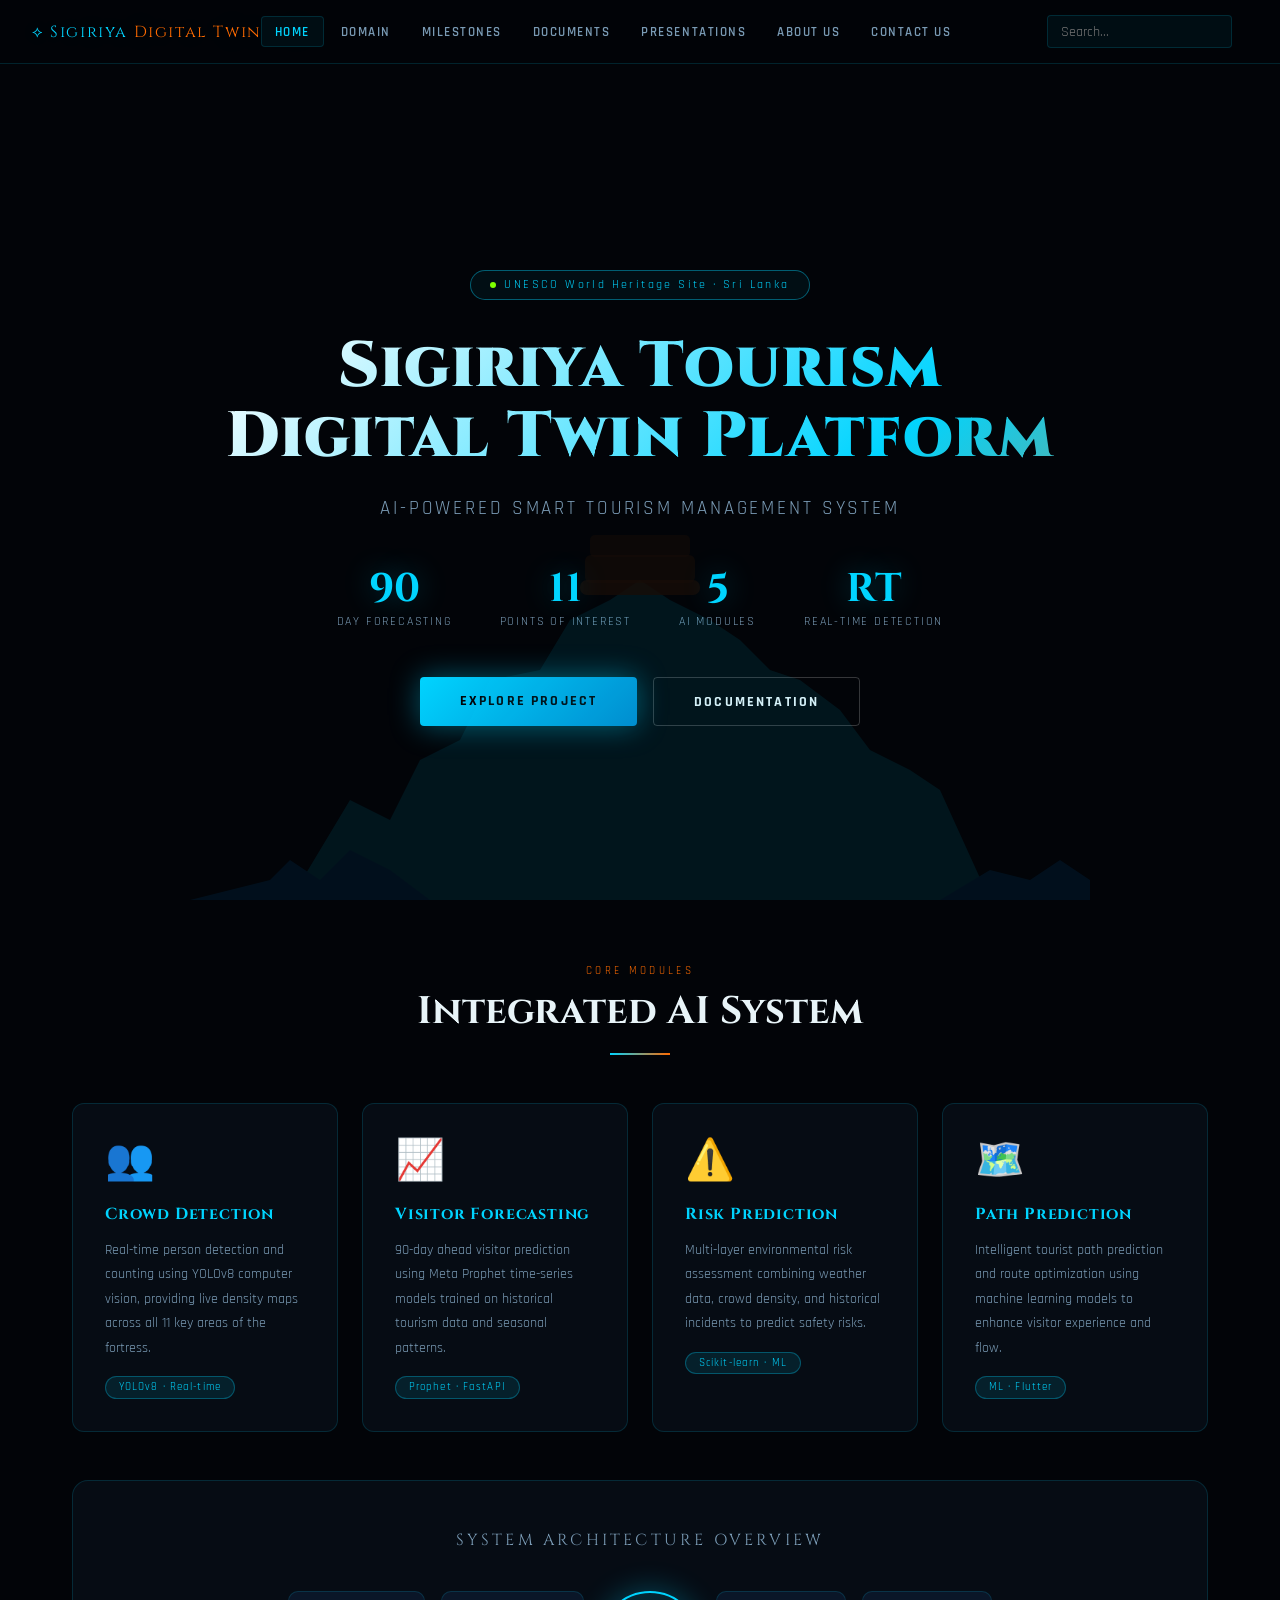
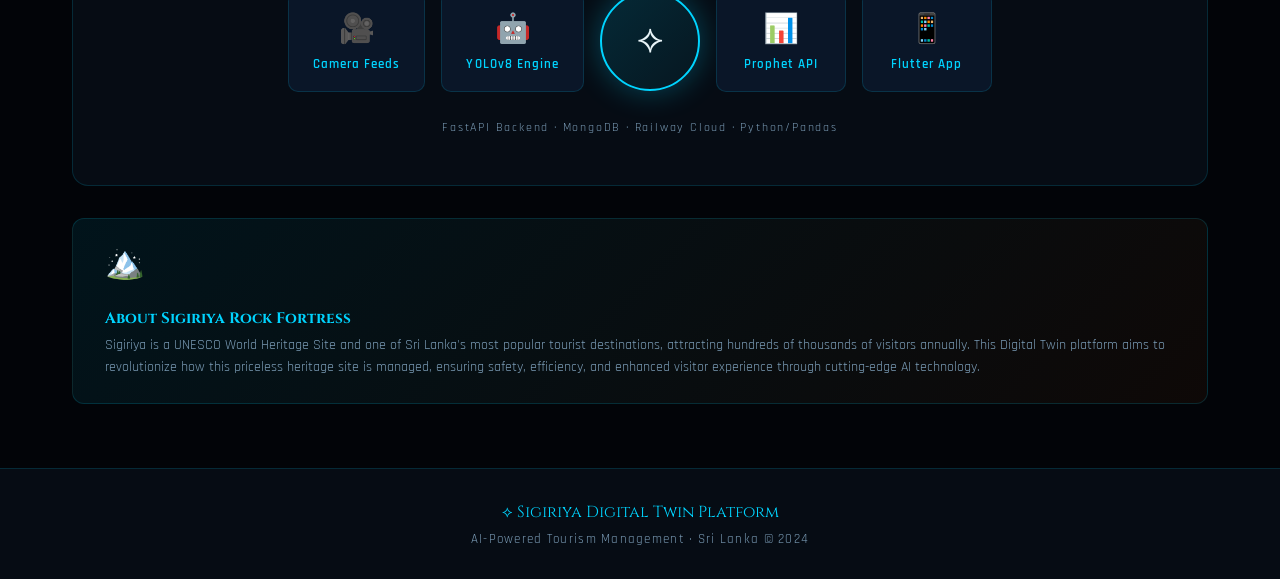
<file: index.html>
<!DOCTYPE html>
<html lang="en">
<head>
<meta charset="UTF-8">
<meta name="viewport" content="width=device-width, initial-scale=1.0">
<title>Sigiriya Tourism Digital Twin Platform</title>
<link href="https://fonts.googleapis.com/css2?family=Cinzel:wght@400;700;900&family=Rajdhani:wght@300;400;500;600;700&display=swap" rel="stylesheet">
<link rel="stylesheet" href="css/style.css">
</head>
<body>
<nav>
  <div class="nav-logo">⟡ Sigiriya <span>Digital Twin</span></div>
  <ul class="nav-menu" id="navMenu">
    <li><a href="index.html" class="active">Home</a></li>
    <li><a href="pages/domain.html">Domain</a></li>
    <li><a href="pages/milestones.html">Milestones</a></li>
    <li><a href="pages/documents.html">Documents</a></li>
    <li><a href="pages/presentations.html">Presentations</a></li>
    <li><a href="pages/about.html">About Us</a></li>
    <li><a href="pages/contact.html">Contact Us</a></li>
  </ul>
  
  <div class="nav-search" style="margin-left: auto; margin-right: 1rem;">
    <input type="text" placeholder="Search..." style="background: rgba(0,212,255,0.05); border: 1px solid var(--border); color: var(--text); padding: 0.4rem 0.8rem; border-radius: 4px; font-family: 'Rajdhani', sans-serif; font-size: 0.85rem; outline: none;">
  </div>

  
  <div class="hamburger" onclick="toggleMenu()" id="ham">
    <span></span><span></span><span></span>
  </div>
</nav>
<section id="home" style="display:block;">
  <div class="hero-inner">
    <!-- Decorative rock silhouette -->
    <img class="rock-art" src="assets/images/sigiriya-rock.svg" alt="Sigiriya Rock Silhouette">

    <div class="hero-badge">
      <span class="hero-dot"></span>
      UNESCO World Heritage Site · Sri Lanka
    </div>

    <h1 class="hero-title">Sigiriya Tourism<br>Digital Twin Platform</h1>
    <p class="hero-sub">AI-Powered Smart Tourism Management System</p>

    <div class="hero-stats">
      <div class="stat-item">
        <div class="stat-num">90</div>
        <div class="stat-label">Day Forecasting</div>
      </div>
      <div class="stat-item">
        <div class="stat-num">11</div>
        <div class="stat-label">Points of Interest</div>
      </div>
      <div class="stat-item">
        <div class="stat-num">5</div>
        <div class="stat-label">AI Modules</div>
      </div>
      <div class="stat-item">
        <div class="stat-num">RT</div>
        <div class="stat-label">Real-time Detection</div>
      </div>
    </div>

    <div class="hero-cta">
      <a href="pages/domain.html" class="btn-primary">Explore Project</a>
      <a href="pages/documents.html" class="btn-outline">Documentation</a>
    </div>
  </div>

  <!-- Features section -->
  <div class="features-section">
    <div class="section-header">
      <span class="section-tag">Core Modules</span>
      <h2 class="section-title">Integrated AI System</h2>
      <div class="section-line"></div>
    </div>

    <div class="features-grid">
      <div class="feature-card">
        <span class="feature-icon">👥</span>
        <h3>Crowd Detection</h3>
        <p>Real-time person detection and counting using YOLOv8 computer vision, providing live density maps across all 11 key areas of the fortress.</p>
        <span class="feature-tag">YOLOv8 · Real-time</span>
      </div>
      <div class="feature-card">
        <span class="feature-icon">📈</span>
        <h3>Visitor Forecasting</h3>
        <p>90-day ahead visitor prediction using Meta Prophet time-series models trained on historical tourism data and seasonal patterns.</p>
        <span class="feature-tag">Prophet · FastAPI</span>
      </div>
      <div class="feature-card">
        <span class="feature-icon">⚠️</span>
        <h3>Risk Prediction</h3>
        <p>Multi-layer environmental risk assessment combining weather data, crowd density, and historical incidents to predict safety risks.</p>
        <span class="feature-tag">Scikit-learn · ML</span>
      </div>
      <div class="feature-card">
        <span class="feature-icon">🗺️</span>
        <h3>Path Prediction</h3>
        <p>Intelligent tourist path prediction and route optimization using machine learning models to enhance visitor experience and flow.</p>
        <span class="feature-tag">ML · Flutter</span>
      </div>
    </div>

    <!-- Architecture -->
    <div class="arch-diagram" style="margin-top:3rem">
      <p class="arch-title">System Architecture Overview</p>
      <div class="arch-grid">
        <div class="arch-module">
          <div class="arch-module-icon">🎥</div>
          <div class="arch-module-name">Camera Feeds</div>
        </div>
        <div class="arch-module">
          <div class="arch-module-icon">🤖</div>
          <div class="arch-module-name">YOLOv8 Engine</div>
        </div>
        <div class="arch-hub">⟡</div>
        <div class="arch-module">
          <div class="arch-module-icon">📊</div>
          <div class="arch-module-name">Prophet API</div>
        </div>
        <div class="arch-module">
          <div class="arch-module-icon">📱</div>
          <div class="arch-module-name">Flutter App</div>
        </div>
      </div>
      <div style="text-align:center;margin-top:1.5rem">
        <span style="font-size:0.75rem;color:var(--text-dim);letter-spacing:0.15em">FastAPI Backend · MongoDB · Railway Cloud · Python/Pandas</span>
      </div>
    </div>

    <div class="info-banner">
      <div class="info-banner-icon">🏔️</div>
      <div class="info-banner-text">
        <h4>About Sigiriya Rock Fortress</h4>
        <p>Sigiriya is a UNESCO World Heritage Site and one of Sri Lanka's most popular tourist destinations, attracting hundreds of thousands of visitors annually. This Digital Twin platform aims to revolutionize how this priceless heritage site is managed, ensuring safety, efficiency, and enhanced visitor experience through cutting-edge AI technology.</p>
      </div>
    </div>
  </div>
  <footer>
    <div class="footer-logo">⟡ Sigiriya Digital Twin Platform</div>
    <div class="footer-text">AI-Powered Tourism Management · Sri Lanka © 2024</div>
  </footer>
</section>

<script src="js/script.js"></script>
</body>
</html>
</file>
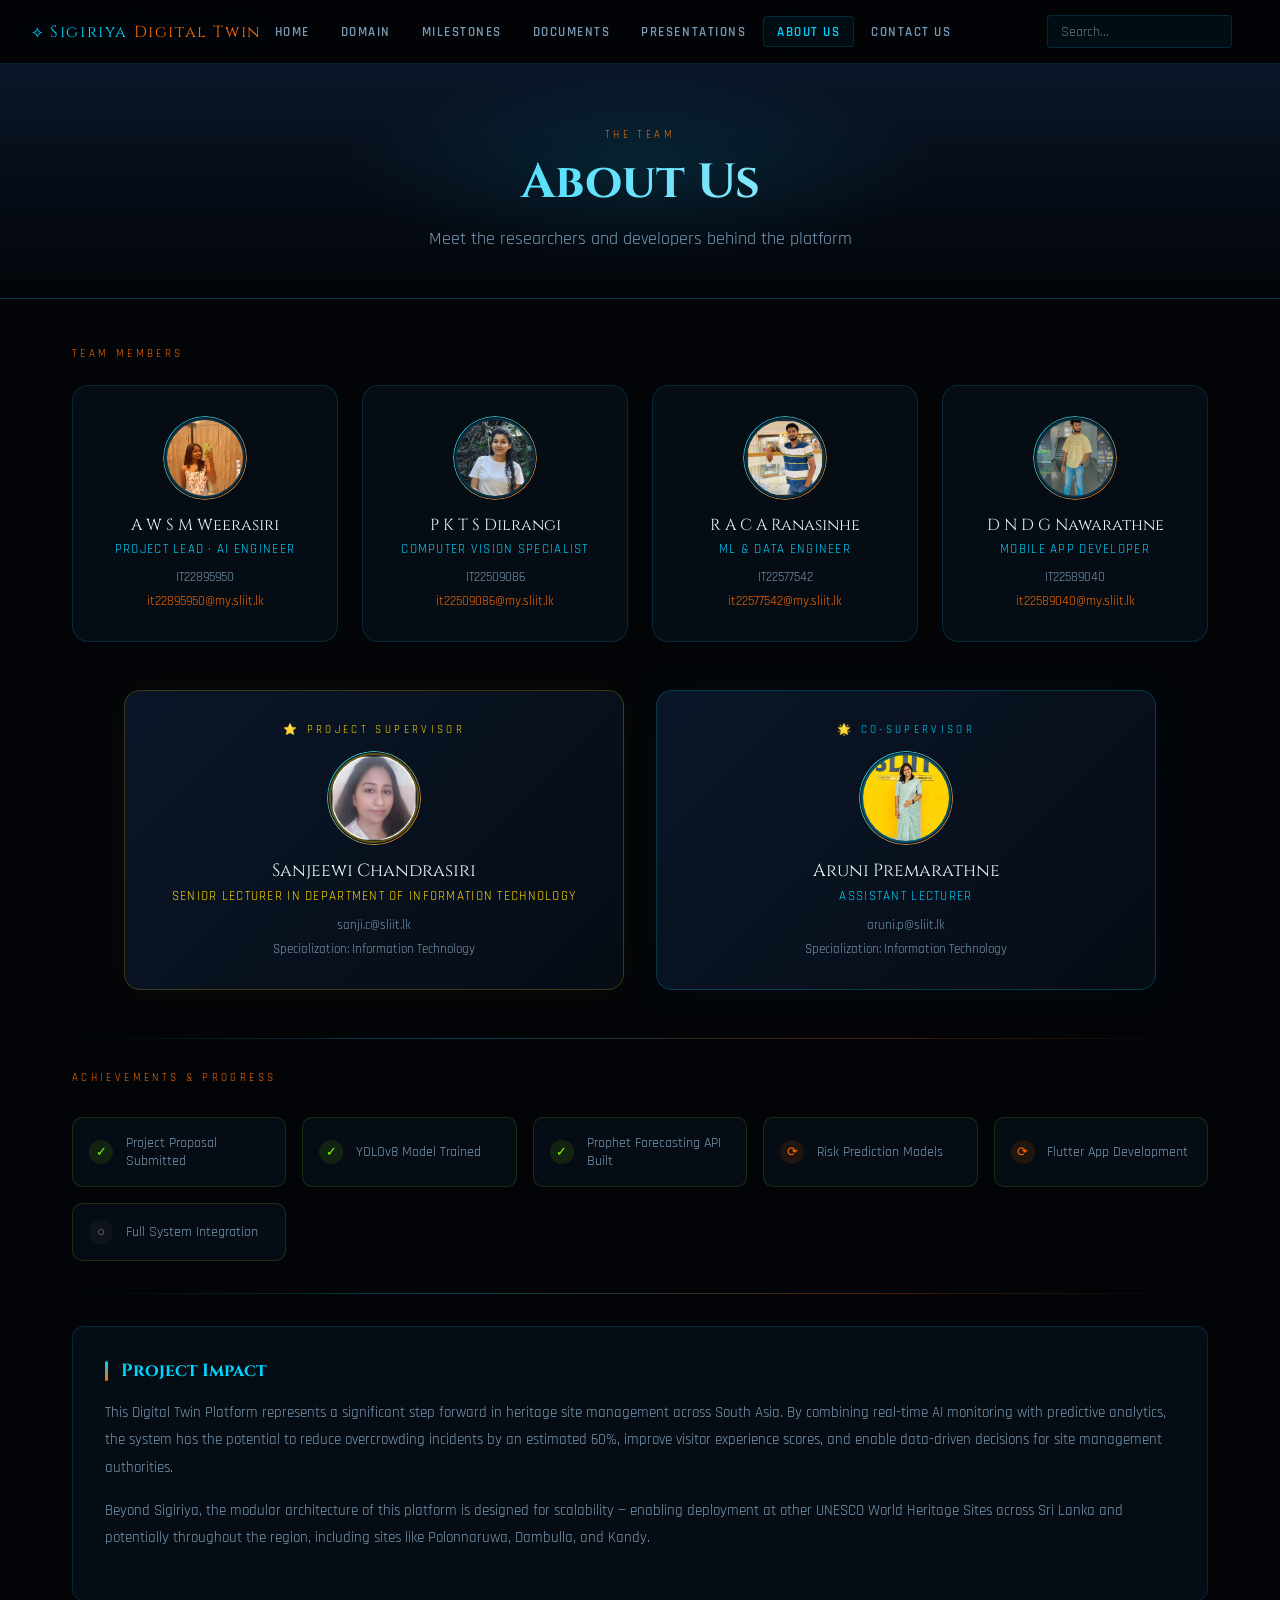
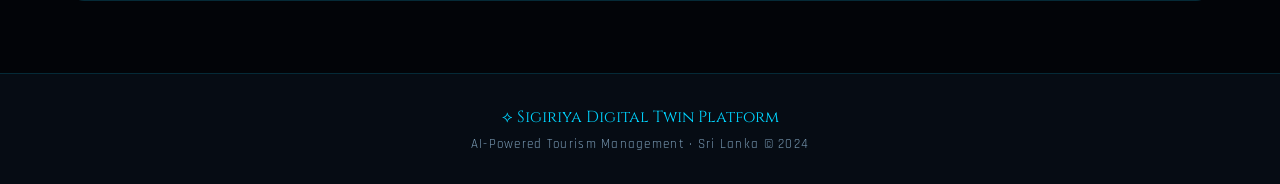
<file: pages/about.html>
<!DOCTYPE html>
<html lang="en">

<head>
  <meta charset="UTF-8">
  <meta name="viewport" content="width=device-width, initial-scale=1.0">
  <title>Sigiriya Tourism Digital Twin Platform</title>
  <link
    href="https://fonts.googleapis.com/css2?family=Cinzel:wght@400;700;900&family=Rajdhani:wght@300;400;500;600;700&display=swap"
    rel="stylesheet">
  <link rel="stylesheet" href="../css/style.css">
</head>

<body>
  <nav>
    <div class="nav-logo">⟡ Sigiriya <span>Digital Twin</span></div>
    <ul class="nav-menu" id="navMenu">
      <li><a href="../index.html">Home</a></li>
      <li><a href="domain.html">Domain</a></li>
      <li><a href="milestones.html">Milestones</a></li>
      <li><a href="documents.html">Documents</a></li>
      <li><a href="presentations.html">Presentations</a></li>
      <li><a href="about.html" class="active">About Us</a></li>
      <li><a href="contact.html">Contact Us</a></li>
    </ul>

    <div class="nav-search" style="margin-left: auto; margin-right: 1rem;">
      <input type="text" placeholder="Search..."
        style="background: rgba(0,212,255,0.05); border: 1px solid var(--border); color: var(--text); padding: 0.4rem 0.8rem; border-radius: 4px; font-family: 'Rajdhani', sans-serif; font-size: 0.85rem; outline: none;">
    </div>


    <div class="hamburger" onclick="toggleMenu()" id="ham">
      <span></span><span></span><span></span>
    </div>
  </nav>
  <section id="about" style="display:block;">
    <div class="page-hero">
      <span class="section-tag">The Team</span>
      <h2>About Us</h2>
      <p>Meet the researchers and developers behind the platform</p>
    </div>
    <div class="page-content">

      <div class="section-header" style="text-align:left;margin-bottom:1.5rem">
        <span class="section-tag">Team Members</span>
      </div>

      <div class="team-grid">
        <div class="team-card">
          <div class="team-avatar"><img src="../assets/images/team/member-1.jpg" alt="Member 1 Photo"
              style="width:100%;height:100%;border-radius:50%;object-fit:cover;"></div>
          <div class="team-name">A W S M Weerasiri</div>
          <div class="team-role">Project Lead · AI Engineer</div>
          <div class="team-id">IT22895950</div>
          <div class="team-email">it22895950@my.sliit.lk</div>
        </div>
        <div class="team-card">
          <div class="team-avatar"><img src="../assets/images/team/member-2.jpg" alt="Member 2 Photo"
              style="width:100%;height:100%;border-radius:50%;object-fit:cover;"></div>
          <div class="team-name">P K T S Dilrangi</div>
          <div class="team-role">Computer Vision Specialist</div>
          <div class="team-id">IT22509086</div>
          <div class="team-email">it22509086@my.sliit.lk</div>
        </div>
        <div class="team-card">
          <div class="team-avatar"><img src="../assets/images/team/member-3.jpg" alt="Member 3 Photo"
              style="width:100%;height:100%;border-radius:50%;object-fit:cover;"></div>
          <div class="team-name">R A C A Ranasinhe</div>
          <div class="team-role">ML & Data Engineer</div>
          <div class="team-id">IT22577542</div>
          <div class="team-email">it22577542@my.sliit.lk</div>
        </div>
        <div class="team-card">
          <div class="team-avatar"><img src="../assets/images/team/member-4.JPG" alt="Member 4 Photo"
              style="width:100%;height:100%;border-radius:50%;object-fit:cover;"></div>
          <div class="team-name">D N D G Nawarathne</div>
          <div class="team-role">Mobile App Developer</div>
          <div class="team-id">IT22589040</div>
          <div class="team-email">it22589040@my.sliit.lk</div>
        </div>
      </div>

      <div style="display: flex; flex-wrap: wrap; justify-content: center; gap: 2rem; margin-bottom: 3rem;">
        <div class="supervisor-card" style="margin: 0; flex: 1; min-width: 300px; max-width: 500px;">
          <div class="sv-label">⭐ Project Supervisor</div>
          <div class="team-avatar"
            style="width:90px;height:90px;font-size:2.5rem;background:linear-gradient(135deg,rgba(255,215,0,0.1),rgba(255,215,0,0.05));border-color:rgba(255,215,0,0.3)">
            <img src="../assets/images/team/supervisor.jpg" alt="Supervisor Photo"
              style="width:100%;height:100%;border-radius:50%;object-fit:cover;">
          </div>
          <div class="team-name" style="margin-top:1rem;font-size:1.1rem">Sanjeewi Chandrasiri</div>
          <div class="team-role" style="color:var(--gold)">Senior Lecturer in Department of Information Technology</div>
          <div class="team-id" style="margin-top:0.5rem">sanji.c@sliit.lk</div>
          <div style="font-size:0.8rem;color:var(--text-dim);margin-top:0.3rem">Specialization: Information Technology
          </div>
        </div>

        <div class="supervisor-card"
          style="margin: 0; flex: 1; min-width: 300px; max-width: 500px; border-color: rgba(0,212,255,0.2); box-shadow: 0 0 40px rgba(0,212,255,0.05);">
          <div class="sv-label" style="color:var(--primary);">🌟 Co-Supervisor</div>
          <div class="team-avatar"
            style="width:90px;height:90px;font-size:2.5rem;background:linear-gradient(135deg,rgba(0,212,255,0.1),rgba(0,212,255,0.05));border-color:rgba(0,212,255,0.3)">
            <img src="../assets/images/team/co-supervisor.jpg" alt="Co-Supervisor Photo"
              style="width:100%;height:100%;border-radius:50%;object-fit:cover;">
          </div>
          <div class="team-name" style="margin-top:1rem;font-size:1.1rem">Aruni Premarathne</div>
          <div class="team-role" style="color:var(--primary)">Assistant Lecturer</div>
          <div class="team-id" style="margin-top:0.5rem">aruni.p@sliit.lk</div>
          <div style="font-size:0.8rem;color:var(--text-dim);margin-top:0.3rem">Specialization: Information Technology
          </div>
        </div>
      </div>

      <div class="glow-divider"></div>

      <div class="section-header" style="text-align:left;margin-bottom:1.5rem">
        <span class="section-tag">Achievements & Progress</span>
      </div>

      <div class="achievements-grid">
        <div class="ach-item"><span class="ach-check">✓</span> Project Proposal Submitted</div>
        <div class="ach-item"><span class="ach-check">✓</span> YOLOv8 Model Trained</div>
        <div class="ach-item"><span class="ach-check">✓</span> Prophet Forecasting API Built</div>
        <div class="ach-item"><span class="ach-check"
            style="background:rgba(255,107,0,0.1);color:var(--secondary)">⟳</span> Risk Prediction Models</div>
        <div class="ach-item"><span class="ach-check"
            style="background:rgba(255,107,0,0.1);color:var(--secondary)">⟳</span> Flutter App Development</div>
        <div class="ach-item"><span class="ach-check"
            style="background:rgba(100,100,100,0.1);color:var(--text-dim)">○</span> Full System Integration</div>
      </div>

      <div class="glow-divider"></div>

      <div class="content-card" style="margin-top:2rem">
        <h3>Project Impact</h3>
        <p>This Digital Twin Platform represents a significant step forward in heritage site management across South
          Asia. By combining real-time AI monitoring with predictive analytics, the system has the potential to reduce
          overcrowding incidents by an estimated 60%, improve visitor experience scores, and enable data-driven
          decisions for site management authorities.</p>
        <p>Beyond Sigiriya, the modular architecture of this platform is designed for scalability — enabling deployment
          at other UNESCO World Heritage Sites across Sri Lanka and potentially throughout the region, including sites
          like Polonnaruwa, Dambulla, and Kandy.</p>
      </div>

    </div>
    <footer>
      <div class="footer-logo">⟡ Sigiriya Digital Twin Platform</div>
      <div class="footer-text">AI-Powered Tourism Management · Sri Lanka © 2024</div>
    </footer>
  </section>

  <script src="../js/script.js"></script>
</body>

</html>
</file>
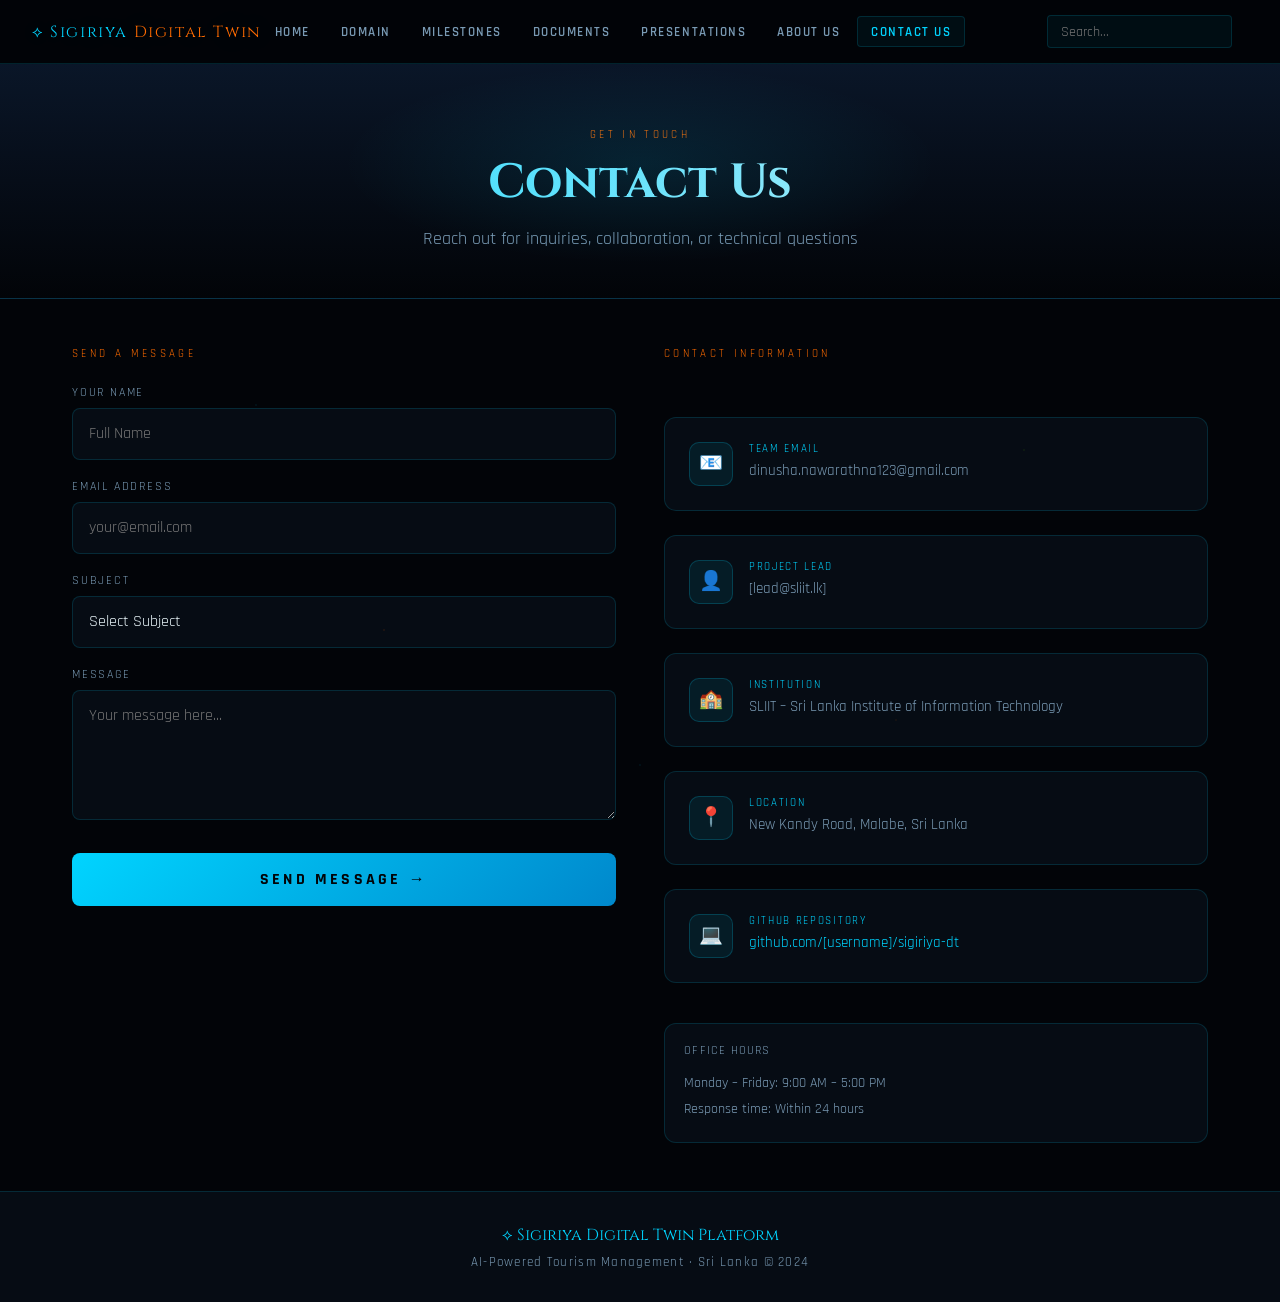
<file: pages/contact.html>
<!DOCTYPE html>
<html lang="en">
<head>
<meta charset="UTF-8">
<meta name="viewport" content="width=device-width, initial-scale=1.0">
<title>Sigiriya Tourism Digital Twin Platform</title>
<link href="https://fonts.googleapis.com/css2?family=Cinzel:wght@400;700;900&family=Rajdhani:wght@300;400;500;600;700&display=swap" rel="stylesheet">
<link rel="stylesheet" href="../css/style.css">
</head>
<body>
<nav>
  <div class="nav-logo">⟡ Sigiriya <span>Digital Twin</span></div>
  <ul class="nav-menu" id="navMenu">
    <li><a href="../index.html">Home</a></li>
    <li><a href="domain.html">Domain</a></li>
    <li><a href="milestones.html">Milestones</a></li>
    <li><a href="documents.html">Documents</a></li>
    <li><a href="presentations.html">Presentations</a></li>
    <li><a href="about.html">About Us</a></li>
    <li><a href="contact.html" class="active">Contact Us</a></li>
  </ul>
  
  <div class="nav-search" style="margin-left: auto; margin-right: 1rem;">
    <input type="text" placeholder="Search..." style="background: rgba(0,212,255,0.05); border: 1px solid var(--border); color: var(--text); padding: 0.4rem 0.8rem; border-radius: 4px; font-family: 'Rajdhani', sans-serif; font-size: 0.85rem; outline: none;">
  </div>

  
  <div class="hamburger" onclick="toggleMenu()" id="ham">
    <span></span><span></span><span></span>
  </div>
</nav>
<section id="contact" style="display:block;">
  <div class="page-hero">
    <span class="section-tag">Get In Touch</span>
    <h2>Contact Us</h2>
    <p>Reach out for inquiries, collaboration, or technical questions</p>
  </div>
  <div class="page-content">
    <div class="contact-grid">

      <div class="contact-form-wrap">
        <div class="section-header" style="text-align:left;margin-bottom:1.5rem">
          <span class="section-tag">Send a Message</span>
        </div>

        <div class="form-group">
          <label class="form-label">Your Name</label>
          <input type="text" id="contact-name" class="form-input" placeholder="Full Name">
        </div>
        <div class="form-group">
          <label class="form-label">Email Address</label>
          <input type="email" id="contact-email" class="form-input" placeholder="your@email.com">
        </div>
        <div class="form-group">
          <label class="form-label">Subject</label>
          <select id="contact-subject" class="form-select form-input">
            <option value="">Select Subject</option>
            <option>General Inquiry</option>
            <option>Technical Question</option>
            <option>Collaboration Request</option>
            <option>Research Partnership</option>
            <option>Media / Press</option>
          </select>
        </div>
        <div class="form-group">
          <label class="form-label">Message</label>
          <textarea id="contact-message" class="form-textarea form-input" placeholder="Your message here..."></textarea>
        </div>
        <button class="form-submit" id="send-msg-btn" onclick="sendEmail()">Send Message →</button>
      </div>

      <div class="contact-info-wrap">
        <div class="section-header" style="text-align:left;margin-bottom:1.5rem">
          <span class="section-tag">Contact Information</span>
        </div>

        <div class="contact-info-card">
          <div class="contact-info-icon">📧</div>
          <div>
            <div class="contact-info-label">Team Email</div>
            <div class="contact-info-val">dinusha.nawarathna123@gmail.com</div>
          </div>
        </div>

        <div class="contact-info-card">
          <div class="contact-info-icon">👤</div>
          <div>
            <div class="contact-info-label">Project Lead</div>
            <div class="contact-info-val">[lead@sliit.lk]</div>
          </div>
        </div>

        <div class="contact-info-card">
          <div class="contact-info-icon">🏫</div>
          <div>
            <div class="contact-info-label">Institution</div>
            <div class="contact-info-val">SLIIT – Sri Lanka Institute of Information Technology</div>
          </div>
        </div>

        <div class="contact-info-card">
          <div class="contact-info-icon">📍</div>
          <div>
            <div class="contact-info-label">Location</div>
            <div class="contact-info-val">New Kandy Road, Malabe, Sri Lanka</div>
          </div>
        </div>

        <div class="contact-info-card">
          <div class="contact-info-icon">💻</div>
          <div>
            <div class="contact-info-label">GitHub Repository</div>
            <div class="contact-info-val" style="color:var(--primary)">github.com/[username]/sigiriya-dt</div>
          </div>
        </div>

        <div style="margin-top:1rem;padding:1.2rem;background:var(--bg2);border:1px solid var(--border);border-radius:12px">
          <div style="font-size:0.75rem;letter-spacing:0.1em;color:var(--text-dim);text-transform:uppercase;margin-bottom:0.8rem">Office Hours</div>
          <div style="font-size:0.9rem;color:var(--text-dim);line-height:1.8">
            Monday – Friday: 9:00 AM – 5:00 PM<br>
            Response time: Within 24 hours
          </div>
        </div>
      </div>

    </div>
  </div>
  <footer><div class="footer-logo">⟡ Sigiriya Digital Twin Platform</div><div class="footer-text">AI-Powered Tourism Management · Sri Lanka © 2024</div></footer>
</section>

<script src="../js/script.js"></script>
</body>
</html>
</file>
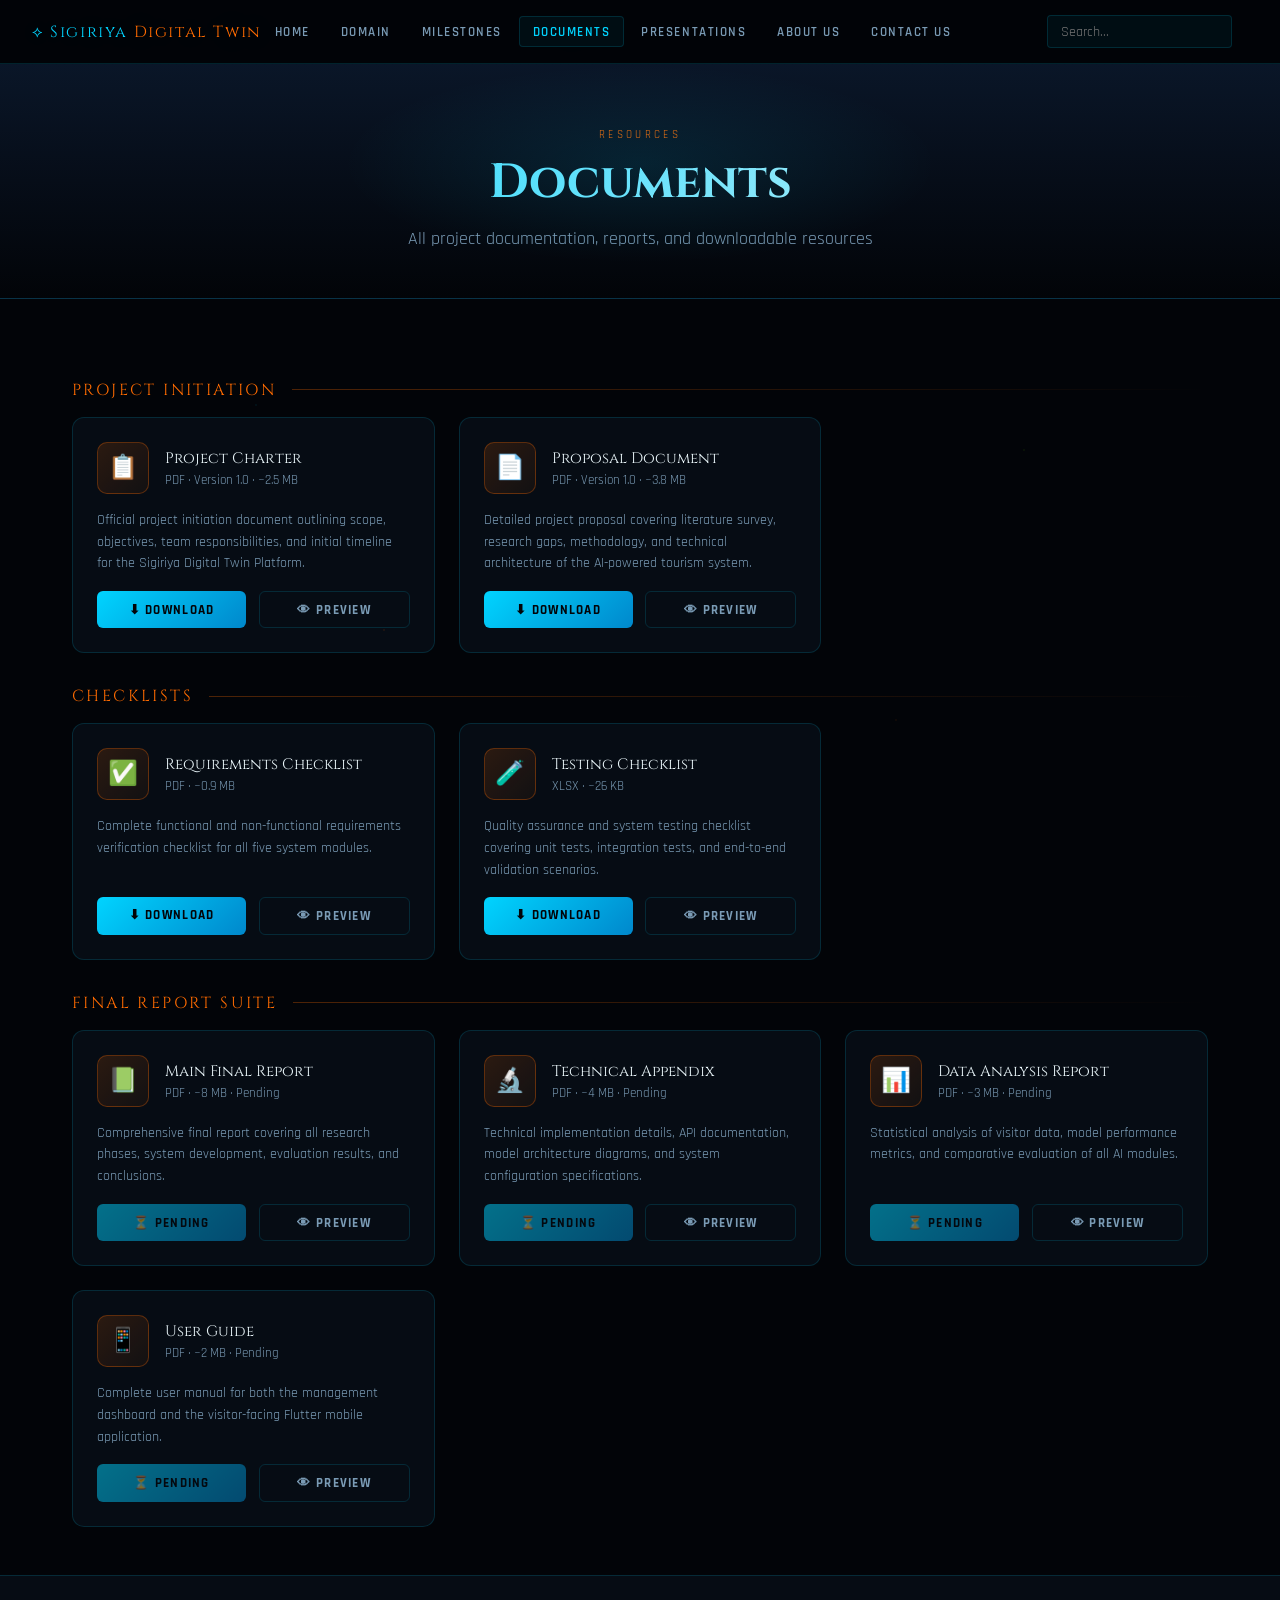
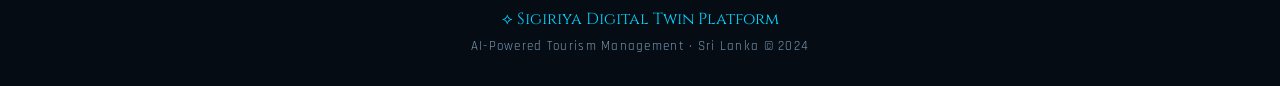
<file: pages/documents.html>
<!DOCTYPE html>
<html lang="en">
<head>
<meta charset="UTF-8">
<meta name="viewport" content="width=device-width, initial-scale=1.0">
<title>Sigiriya Tourism Digital Twin Platform</title>
<link href="https://fonts.googleapis.com/css2?family=Cinzel:wght@400;700;900&family=Rajdhani:wght@300;400;500;600;700&display=swap" rel="stylesheet">
<link rel="stylesheet" href="../css/style.css">
</head>
<body>
<nav>
  <div class="nav-logo">⟡ Sigiriya <span>Digital Twin</span></div>
  <ul class="nav-menu" id="navMenu">
    <li><a href="../index.html">Home</a></li>
    <li><a href="domain.html">Domain</a></li>
    <li><a href="milestones.html">Milestones</a></li>
    <li><a href="documents.html" class="active">Documents</a></li>
    <li><a href="presentations.html">Presentations</a></li>
    <li><a href="about.html">About Us</a></li>
    <li><a href="contact.html">Contact Us</a></li>
  </ul>
  
  <div class="nav-search" style="margin-left: auto; margin-right: 1rem;">
    <input type="text" placeholder="Search..." style="background: rgba(0,212,255,0.05); border: 1px solid var(--border); color: var(--text); padding: 0.4rem 0.8rem; border-radius: 4px; font-family: 'Rajdhani', sans-serif; font-size: 0.85rem; outline: none;">
  </div>

  
  <div class="hamburger" onclick="toggleMenu()" id="ham">
    <span></span><span></span><span></span>
  </div>
</nav>
<section id="documents" style="display:block;">
  <div class="page-hero">
    <span class="section-tag">Resources</span>
    <h2>Documents</h2>
    <p>All project documentation, reports, and downloadable resources</p>
  </div>
  <div class="page-content">

    <div class="docs-section-title">Project Initiation</div>
    <div class="docs-grid">
      <div class="doc-card">
        <div class="doc-icon-row">
          <div class="doc-icon">📋</div>
          <div>
            <div class="doc-name">Project Charter</div>
            <div class="doc-meta">PDF · Version 1.0 · ~2.5 MB</div>
          </div>
        </div>
        <p class="doc-desc">Official project initiation document outlining scope, objectives, team responsibilities, and initial timeline for the Sigiriya Digital Twin Platform.</p>
        <div class="doc-actions">
          <button class="doc-btn doc-btn-dl">⬇ Download</button>
          <button class="doc-btn doc-btn-pr">👁 Preview</button>
        </div>
      </div>

      <div class="doc-card">
        <div class="doc-icon-row">
          <div class="doc-icon">📄</div>
          <div>
            <div class="doc-name">Proposal Document</div>
            <div class="doc-meta">PDF · Version 1.0 · ~3.8 MB</div>
          </div>
        </div>
        <p class="doc-desc">Detailed project proposal covering literature survey, research gaps, methodology, and technical architecture of the AI-powered tourism system.</p>
        <div class="doc-actions">
          <button class="doc-btn doc-btn-dl">⬇ Download</button>
          <button class="doc-btn doc-btn-pr">👁 Preview</button>
        </div>
      </div>
    </div>

    <div class="docs-section-title">Checklists</div>
    <div class="docs-grid">
      <div class="doc-card">
        <div class="doc-icon-row">
          <div class="doc-icon">✅</div>
          <div>
            <div class="doc-name">Requirements Checklist</div>
            <div class="doc-meta">PDF · ~0.9 MB</div>
          </div>
        </div>
        <p class="doc-desc">Complete functional and non-functional requirements verification checklist for all five system modules.</p>
        <div class="doc-actions">
          <a href="../assets/docs/25-26J-380_checklist_1.pdf" download class="doc-btn doc-btn-dl" style="text-decoration: none; text-align: center;">⬇ Download</a>
          <a href="../assets/docs/25-26J-380_checklist_1.pdf" target="_blank" class="doc-btn doc-btn-pr" style="text-decoration: none; text-align: center;">👁 Preview</a>
        </div>
      </div>
      <div class="doc-card">
        <div class="doc-icon-row">
          <div class="doc-icon">🧪</div>
          <div>
            <div class="doc-name">Testing Checklist</div>
            <div class="doc-meta">XLSX · ~26 KB</div>
          </div>
        </div>
        <p class="doc-desc">Quality assurance and system testing checklist covering unit tests, integration tests, and end-to-end validation scenarios.</p>
        <div class="doc-actions">
          <a href="../assets/docs/25-26J-380-Checklist_2.xlsx" download class="doc-btn doc-btn-dl" style="text-decoration: none; text-align: center;">⬇ Download</a>
          <a href="../assets/docs/25-26J-380-Checklist_2.xlsx" target="_blank" class="doc-btn doc-btn-pr" style="text-decoration: none; text-align: center;">👁 Preview</a>
        </div>
      </div>
    </div>

    <div class="docs-section-title">Final Report Suite</div>
    <div class="docs-grid">
      <div class="doc-card">
        <div class="doc-icon-row">
          <div class="doc-icon">📗</div>
          <div>
            <div class="doc-name">Main Final Report</div>
            <div class="doc-meta">PDF · ~8 MB · Pending</div>
          </div>
        </div>
        <p class="doc-desc">Comprehensive final report covering all research phases, system development, evaluation results, and conclusions.</p>
        <div class="doc-actions">
          <button class="doc-btn doc-btn-dl" style="opacity:0.5;cursor:not-allowed">⏳ Pending</button>
          <button class="doc-btn doc-btn-pr">👁 Preview</button>
        </div>
      </div>
      <div class="doc-card">
        <div class="doc-icon-row">
          <div class="doc-icon">🔬</div>
          <div>
            <div class="doc-name">Technical Appendix</div>
            <div class="doc-meta">PDF · ~4 MB · Pending</div>
          </div>
        </div>
        <p class="doc-desc">Technical implementation details, API documentation, model architecture diagrams, and system configuration specifications.</p>
        <div class="doc-actions">
          <button class="doc-btn doc-btn-dl" style="opacity:0.5;cursor:not-allowed">⏳ Pending</button>
          <button class="doc-btn doc-btn-pr">👁 Preview</button>
        </div>
      </div>
      <div class="doc-card">
        <div class="doc-icon-row">
          <div class="doc-icon">📊</div>
          <div>
            <div class="doc-name">Data Analysis Report</div>
            <div class="doc-meta">PDF · ~3 MB · Pending</div>
          </div>
        </div>
        <p class="doc-desc">Statistical analysis of visitor data, model performance metrics, and comparative evaluation of all AI modules.</p>
        <div class="doc-actions">
          <button class="doc-btn doc-btn-dl" style="opacity:0.5;cursor:not-allowed">⏳ Pending</button>
          <button class="doc-btn doc-btn-pr">👁 Preview</button>
        </div>
      </div>
      <div class="doc-card">
        <div class="doc-icon-row">
          <div class="doc-icon">📱</div>
          <div>
            <div class="doc-name">User Guide</div>
            <div class="doc-meta">PDF · ~2 MB · Pending</div>
          </div>
        </div>
        <p class="doc-desc">Complete user manual for both the management dashboard and the visitor-facing Flutter mobile application.</p>
        <div class="doc-actions">
          <button class="doc-btn doc-btn-dl" style="opacity:0.5;cursor:not-allowed">⏳ Pending</button>
          <button class="doc-btn doc-btn-pr">👁 Preview</button>
        </div>
      </div>
    </div>

  </div>
  <footer><div class="footer-logo">⟡ Sigiriya Digital Twin Platform</div><div class="footer-text">AI-Powered Tourism Management · Sri Lanka © 2024</div></footer>
</section>

<script src="../js/script.js"></script>
</body>
</html>
</file>
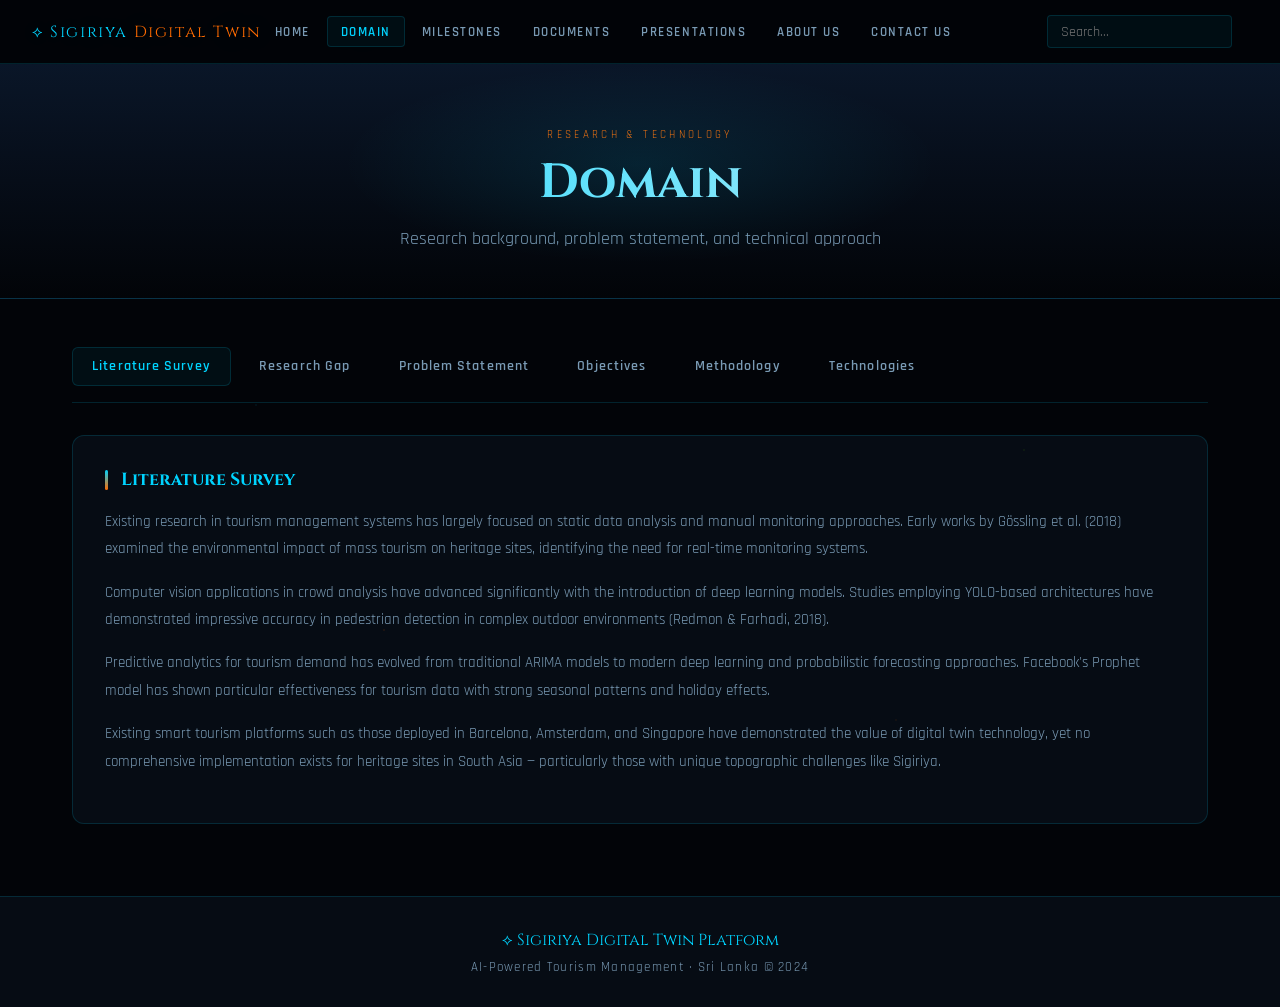
<file: pages/domain.html>
<!DOCTYPE html>
<html lang="en">
<head>
<meta charset="UTF-8">
<meta name="viewport" content="width=device-width, initial-scale=1.0">
<title>Sigiriya Tourism Digital Twin Platform</title>
<link href="https://fonts.googleapis.com/css2?family=Cinzel:wght@400;700;900&family=Rajdhani:wght@300;400;500;600;700&display=swap" rel="stylesheet">
<link rel="stylesheet" href="../css/style.css">
</head>
<body>
<nav>
  <div class="nav-logo">⟡ Sigiriya <span>Digital Twin</span></div>
  <ul class="nav-menu" id="navMenu">
    <li><a href="../index.html">Home</a></li>
    <li><a href="domain.html" class="active">Domain</a></li>
    <li><a href="milestones.html">Milestones</a></li>
    <li><a href="documents.html">Documents</a></li>
    <li><a href="presentations.html">Presentations</a></li>
    <li><a href="about.html">About Us</a></li>
    <li><a href="contact.html">Contact Us</a></li>
  </ul>
  
  <div class="nav-search" style="margin-left: auto; margin-right: 1rem;">
    <input type="text" placeholder="Search..." style="background: rgba(0,212,255,0.05); border: 1px solid var(--border); color: var(--text); padding: 0.4rem 0.8rem; border-radius: 4px; font-family: 'Rajdhani', sans-serif; font-size: 0.85rem; outline: none;">
  </div>

  
  <div class="hamburger" onclick="toggleMenu()" id="ham">
    <span></span><span></span><span></span>
  </div>
</nav>
<section id="domain" style="display:block;">
  <div class="page-hero">
    <span class="section-tag">Research & Technology</span>
    <h2>Domain</h2>
    <p>Research background, problem statement, and technical approach</p>
  </div>
  <div class="page-content">
    <div class="domain-tabs">
      <button class="tab-btn active" onclick="showTab('lit-survey', this)">Literature Survey</button>
      <button class="tab-btn" onclick="showTab('res-gap', this)">Research Gap</button>
      <button class="tab-btn" onclick="showTab('problem', this)">Problem Statement</button>
      <button class="tab-btn" onclick="showTab('objectives', this)">Objectives</button>
      <button class="tab-btn" onclick="showTab('methodology', this)">Methodology</button>
      <button class="tab-btn" onclick="showTab('technologies', this)">Technologies</button>
    </div>

    <!-- Literature Survey -->
    <div class="tab-content active" id="lit-survey">
      <div class="content-card">
        <h3>Literature Survey</h3>
        <p>Existing research in tourism management systems has largely focused on static data analysis and manual monitoring approaches. Early works by Gössling et al. (2018) examined the environmental impact of mass tourism on heritage sites, identifying the need for real-time monitoring systems.</p>
        <p>Computer vision applications in crowd analysis have advanced significantly with the introduction of deep learning models. Studies employing YOLO-based architectures have demonstrated impressive accuracy in pedestrian detection in complex outdoor environments (Redmon & Farhadi, 2018).</p>
        <p>Predictive analytics for tourism demand has evolved from traditional ARIMA models to modern deep learning and probabilistic forecasting approaches. Facebook's Prophet model has shown particular effectiveness for tourism data with strong seasonal patterns and holiday effects.</p>
        <p>Existing smart tourism platforms such as those deployed in Barcelona, Amsterdam, and Singapore have demonstrated the value of digital twin technology, yet no comprehensive implementation exists for heritage sites in South Asia — particularly those with unique topographic challenges like Sigiriya.</p>
      </div>
    </div>

    <!-- Research Gap -->
    <div class="tab-content" id="res-gap">
      <div class="content-card">
        <h3>Research Gap</h3>
        <p>A thorough analysis of existing solutions reveals several critical gaps that this project aims to address:</p>
        <ul style="list-style:none;display:flex;flex-direction:column;gap:1rem;margin-top:1rem">
          <li style="padding:1rem;background:rgba(255,107,0,0.05);border:1px solid rgba(255,107,0,0.2);border-radius:8px;color:var(--text-dim);font-size:0.95rem"><strong style="color:var(--secondary)">Gap 1:</strong> No integrated real-time crowd management + forecasting system exists for UNESCO World Heritage Sites in Sri Lanka</li>
          <li style="padding:1rem;background:rgba(255,107,0,0.05);border:1px solid rgba(255,107,0,0.2);border-radius:8px;color:var(--text-dim);font-size:0.95rem"><strong style="color:var(--secondary)">Gap 2:</strong> Existing environmental risk systems do not account for topographic-specific hazards (steep terrain, weather, crowd density synergies)</li>
          <li style="padding:1rem;background:rgba(255,107,0,0.05);border:1px solid rgba(255,107,0,0.2);border-radius:8px;color:var(--text-dim);font-size:0.95rem"><strong style="color:var(--secondary)">Gap 3:</strong> No mobile-first tour guidance app integrates live crowd data, risk alerts, and path recommendations simultaneously</li>
          <li style="padding:1rem;background:rgba(255,107,0,0.05);border:1px solid rgba(255,107,0,0.2);border-radius:8px;color:var(--text-dim);font-size:0.95rem"><strong style="color:var(--secondary)">Gap 4:</strong> Current visitor forecasting tools lack 90-day horizon accuracy sufficient for operational planning</li>
        </ul>
      </div>
    </div>

    <!-- Problem Statement -->
    <div class="tab-content" id="problem">
      <div class="content-card">
        <h3>Research Problem Statement</h3>
        <p style="font-size:1.05rem;color:var(--primary);font-style:italic;margin-bottom:1.5rem">"How can we efficiently manage real-time visitor flow, forecast demand, assess environmental safety risks, and guide tourists intelligently at Sigiriya Rock Fortress through an integrated AI-powered digital twin platform?"</p>
        <p>Sigiriya Rock Fortress receives over 500,000 visitors annually. The site faces critical challenges:</p>
        <ul style="list-style:none;margin-top:1rem;display:flex;flex-direction:column;gap:0.8rem">
          <li style="display:flex;gap:1rem;align-items:flex-start;color:var(--text-dim);font-size:0.9rem"><span style="color:var(--primary);font-size:1.2rem">◆</span> Dangerous overcrowding at narrow passages and stairways during peak hours</li>
          <li style="display:flex;gap:1rem;align-items:flex-start;color:var(--text-dim);font-size:0.9rem"><span style="color:var(--primary);font-size:1.2rem">◆</span> Unpredictable visitor numbers making resource allocation extremely difficult</li>
          <li style="display:flex;gap:1rem;align-items:flex-start;color:var(--text-dim);font-size:0.9rem"><span style="color:var(--primary);font-size:1.2rem">◆</span> Environmental risks from weather, erosion, and infrastructure stress going undetected</li>
          <li style="display:flex;gap:1rem;align-items:flex-start;color:var(--text-dim);font-size:0.9rem"><span style="color:var(--primary);font-size:1.2rem">◆</span> Lack of intelligent guidance causing visitor congestion at popular areas</li>
        </ul>
      </div>
    </div>

    <!-- Objectives -->
    <div class="tab-content" id="objectives">
      <div class="content-card">
        <h3>Research Objectives</h3>
        <ul class="objectives-list">
          <li><span class="obj-num">1</span>Develop a YOLOv8-based real-time crowd detection and density mapping system covering 11 key points of interest at Sigiriya</li>
          <li><span class="obj-num">2</span>Build a 90-day visitor forecasting REST API using Meta Prophet time-series model trained on historical tourism data</li>
          <li><span class="obj-num">3</span>Create a multi-layer environmental and safety risk prediction system integrating weather, crowd, and historical incident data</li>
          <li><span class="obj-num">4</span>Design and deploy an intelligent path prediction algorithm for optimal tourist route recommendations</li>
          <li><span class="obj-num">5</span>Build a cross-platform Flutter mobile application integrating all modules for visitor and management use</li>
          <li><span class="obj-num">6</span>Integrate all sub-systems into a unified digital twin platform with FastAPI backend and MongoDB data persistence</li>
        </ul>
      </div>
    </div>

    <!-- Methodology -->
    <div class="tab-content" id="methodology">
      <div class="content-card">
        <h3>Methodology</h3>
        <p>The project follows a modular, iterative development methodology with five distinct phases:</p>
        <div style="display:flex;flex-direction:column;gap:1rem;margin-top:1rem">
          <div style="display:flex;gap:1.5rem;align-items:flex-start">
            <div style="background:linear-gradient(135deg,var(--primary),#0088cc);color:var(--bg);padding:0.3rem 0.7rem;border-radius:4px;font-weight:700;font-size:0.8rem;flex-shrink:0">Phase 1</div>
            <div style="color:var(--text-dim);font-size:0.9rem"><strong style="color:var(--text)">Data Collection & Preprocessing</strong> — Historical visitor data collection from SLAS, CCTV footage annotation, weather data integration from meteorological services, and site mapping</div>
          </div>
          <div style="display:flex;gap:1.5rem;align-items:flex-start">
            <div style="background:linear-gradient(135deg,var(--secondary),#cc4400);color:var(--bg);padding:0.3rem 0.7rem;border-radius:4px;font-weight:700;font-size:0.8rem;flex-shrink:0">Phase 2</div>
            <div style="color:var(--text-dim);font-size:0.9rem"><strong style="color:var(--text)">Model Development</strong> — YOLOv8 fine-tuning on custom dataset, Prophet model training with hyperparameter optimization, risk classification model development using Scikit-learn ensemble methods</div>
          </div>
          <div style="display:flex;gap:1.5rem;align-items:flex-start">
            <div style="background:linear-gradient(135deg,#7fff00,#44aa00);color:var(--bg);padding:0.3rem 0.7rem;border-radius:4px;font-weight:700;font-size:0.8rem;flex-shrink:0">Phase 3</div>
            <div style="color:var(--text-dim);font-size:0.9rem"><strong style="color:var(--text)">API Development</strong> — FastAPI backend with MongoDB integration, RESTful endpoints for all modules, real-time WebSocket connections for live data streaming</div>
          </div>
          <div style="display:flex;gap:1.5rem;align-items:flex-start">
            <div style="background:linear-gradient(135deg,var(--gold),#cc8800);color:var(--bg);padding:0.3rem 0.7rem;border-radius:4px;font-weight:700;font-size:0.8rem;flex-shrink:0">Phase 4</div>
            <div style="color:var(--text-dim);font-size:0.9rem"><strong style="color:var(--text)">Mobile Application</strong> — Flutter cross-platform app development with interactive map, real-time alerts, tour guidance, and admin dashboard modules</div>
          </div>
          <div style="display:flex;gap:1.5rem;align-items:flex-start">
            <div style="background:linear-gradient(135deg,#aa00ff,#7700cc);color:white;padding:0.3rem 0.7rem;border-radius:4px;font-weight:700;font-size:0.8rem;flex-shrink:0">Phase 5</div>
            <div style="color:var(--text-dim);font-size:0.9rem"><strong style="color:var(--text)">Integration & Deployment</strong> — System integration testing, Railway cloud deployment, performance optimization, and live pilot testing at Sigiriya</div>
          </div>
        </div>
      </div>
    </div>

    <!-- Technologies -->
    <div class="tab-content" id="technologies">
      <div class="content-card">
        <h3>Technologies Used</h3>
        <table class="tech-table">
          <thead>
            <tr>
              <th>Category</th>
              <th>Technology</th>
              <th>Purpose</th>
            </tr>
          </thead>
          <tbody>
            <tr><td>AI / Computer Vision</td><td><span class="tech-badge">YOLOv8</span></td><td style="color:var(--text-dim);font-size:0.85rem">Real-time crowd detection</td></tr>
            <tr><td>Forecasting</td><td><span class="tech-badge">Prophet</span> <span class="tech-badge">Python</span></td><td style="color:var(--text-dim);font-size:0.85rem">90-day visitor prediction</td></tr>
            <tr><td>Machine Learning</td><td><span class="tech-badge">Scikit-learn</span> <span class="tech-badge">Pandas</span></td><td style="color:var(--text-dim);font-size:0.85rem">Risk & path prediction</td></tr>
            <tr><td>Backend API</td><td><span class="tech-badge">FastAPI</span> <span class="tech-badge">Python</span></td><td style="color:var(--text-dim);font-size:0.85rem">REST API & WebSocket server</td></tr>
            <tr><td>Database</td><td><span class="tech-badge">MongoDB</span></td><td style="color:var(--text-dim);font-size:0.85rem">Data persistence & analytics</td></tr>
            <tr><td>Mobile App</td><td><span class="tech-badge">Flutter</span> <span class="tech-badge">Dart</span></td><td style="color:var(--text-dim);font-size:0.85rem">Cross-platform mobile app</td></tr>
            <tr><td>Deployment</td><td><span class="tech-badge">Railway</span> <span class="tech-badge">Docker</span></td><td style="color:var(--text-dim);font-size:0.85rem">Cloud hosting & CI/CD</td></tr>
          </tbody>
        </table>
      </div>
    </div>
  </div>
  <footer><div class="footer-logo">⟡ Sigiriya Digital Twin Platform</div><div class="footer-text">AI-Powered Tourism Management · Sri Lanka © 2024</div></footer>
</section>

<script src="../js/script.js"></script>
</body>
</html>
</file>
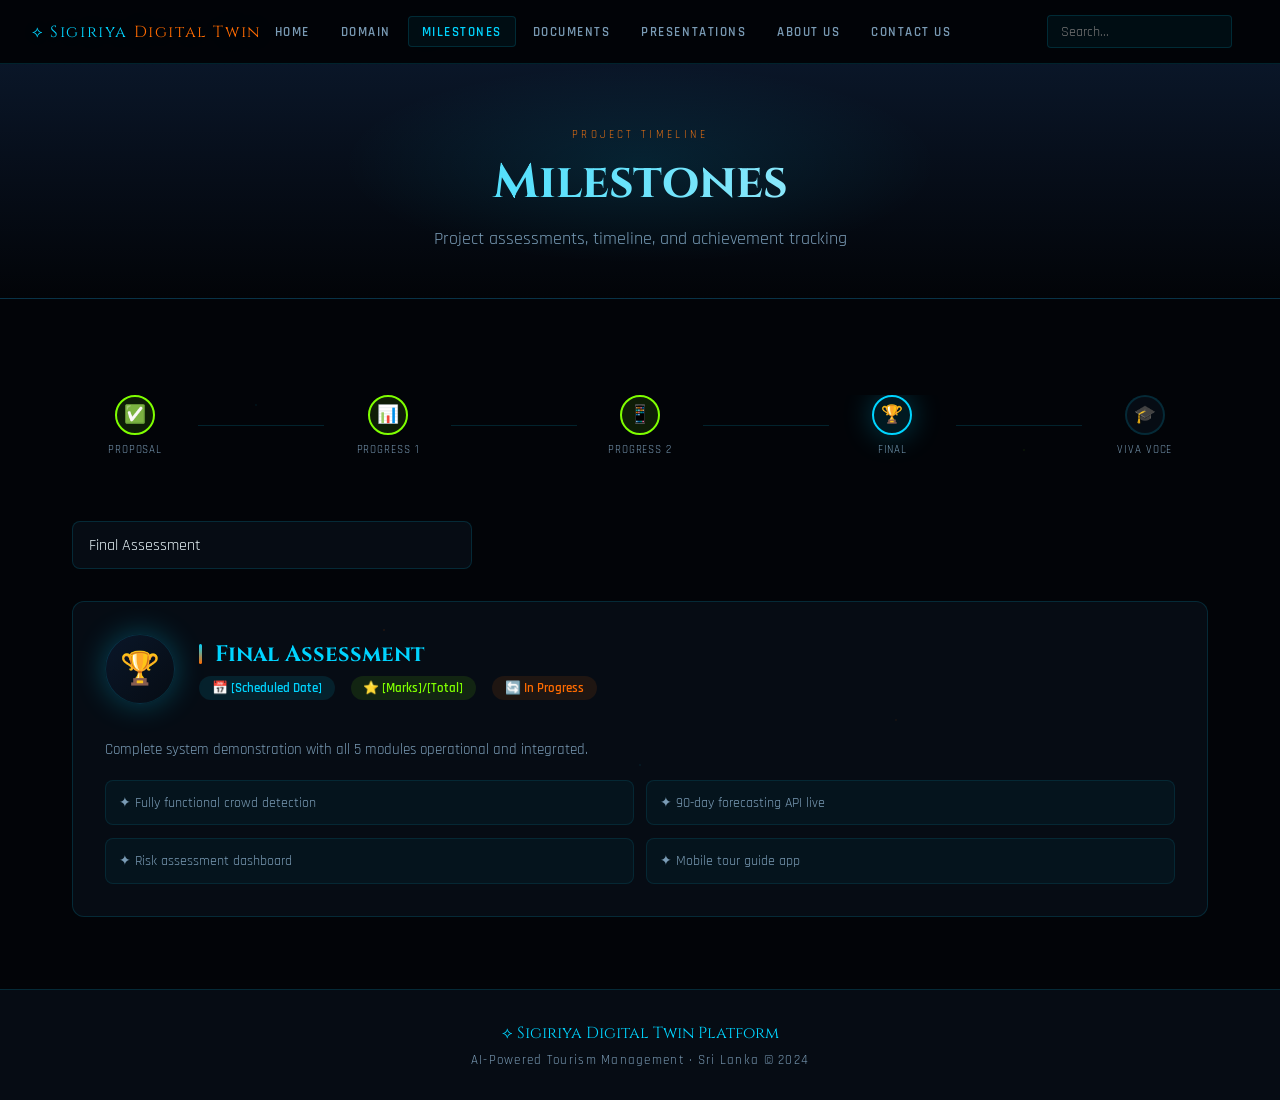
<file: pages/milestones.html>
<!DOCTYPE html>
<html lang="en">

<head>
  <meta charset="UTF-8">
  <meta name="viewport" content="width=device-width, initial-scale=1.0">
  <title>Sigiriya Tourism Digital Twin Platform</title>
  <link
    href="https://fonts.googleapis.com/css2?family=Cinzel:wght@400;700;900&family=Rajdhani:wght@300;400;500;600;700&display=swap"
    rel="stylesheet">
  <link rel="stylesheet" href="../css/style.css">
</head>

<body>
  <nav>
    <div class="nav-logo">⟡ Sigiriya <span>Digital Twin</span></div>
    <ul class="nav-menu" id="navMenu">
      <li><a href="../index.html">Home</a></li>
      <li><a href="domain.html">Domain</a></li>
      <li><a href="milestones.html" class="active">Milestones</a></li>
      <li><a href="documents.html">Documents</a></li>
      <li><a href="presentations.html">Presentations</a></li>
      <li><a href="about.html">About Us</a></li>
      <li><a href="contact.html">Contact Us</a></li>
    </ul>

    <div class="nav-search" style="margin-left: auto; margin-right: 1rem;">
      <input type="text" placeholder="Search..."
        style="background: rgba(0,212,255,0.05); border: 1px solid var(--border); color: var(--text); padding: 0.4rem 0.8rem; border-radius: 4px; font-family: 'Rajdhani', sans-serif; font-size: 0.85rem; outline: none;">
    </div>


    <div class="hamburger" onclick="toggleMenu()" id="ham">
      <span></span><span></span><span></span>
    </div>
  </nav>
  <section id="milestones" style="display:block;">
    <div class="page-hero">
      <span class="section-tag">Project Timeline</span>
      <h2>Milestones</h2>
      <p>Project assessments, timeline, and achievement tracking</p>
    </div>
    <div class="page-content">

      <!-- Timeline Visual -->
      <div class="timeline-visual">
        <div class="tl-item done" onclick="selectMilestone(0)">
          <div class="tl-dot">✅</div>
          <div class="tl-label">Proposal</div>
        </div>
        <div class="tl-line"></div>
        <div class="tl-item done" onclick="selectMilestone(1)">
          <div class="tl-dot">📊</div>
          <div class="tl-label">Progress 1</div>
        </div>
        <div class="tl-line"></div>
        <div class="tl-item done" onclick="selectMilestone(2)">
          <div class="tl-dot">📱</div>
          <div class="tl-label">Progress 2</div>
        </div>
        <div class="tl-line"></div>
        <div class="tl-item active-tl" onclick="selectMilestone(3)">
          <div class="tl-dot">🏆</div>
          <div class="tl-label">Final</div>
        </div>
        <div class="tl-line"></div>
        <div class="tl-item" onclick="selectMilestone(4)">
          <div class="tl-dot">🎓</div>
          <div class="tl-label">Viva Voce</div>
        </div>
      </div>

      <select class="milestone-selector" onchange="selectMilestone(this.value)" id="msSelect">
        <option value="0">Project Proposal</option>
        <option value="1">Progress Presentation 1</option>
        <option value="2">Progress Presentation 2</option>
        <option value="3" selected>Final Assessment</option>
        <option value="4">Viva Voce</option>
      </select>




      <!-- Milestone Cards -->
      <div class="milestone-card" id="ms-0">
        <div class="content-card">
          <div class="milestone-header">
            <div class="milestone-icon">📋</div>
            <div class="milestone-info">
              <h3>Project Proposal</h3>
              <div class="milestone-meta">
                <span class="meta-chip chip-date">📅 [Submission Date]</span>
                <span class="meta-chip chip-marks">⭐ [Marks]/[Total]</span>
                <span class="meta-chip chip-status-done">✅ Completed</span>
              </div>
            </div>
          </div>
          <p style="color:var(--text-dim);line-height:1.8;margin-bottom:1.5rem">Initial project concept, problem
            definition, and proposed solution. This document outlined the core vision of the Sigiriya Tourism Digital
            Twin Platform and justified the need for an integrated AI-based management system at this UNESCO World
            Heritage Site.</p>
          <div style="display:flex;gap:1rem;flex-wrap:wrap">
            <a href="#" class="btn-primary" style="padding:0.6rem 1.5rem;font-size:0.85rem">⬇ Download Proposal</a>
            <a href="#" class="btn-outline" style="padding:0.6rem 1.5rem;font-size:0.85rem">📄 View Document</a>
          </div>
        </div>
      </div>

      <div class="milestone-card" id="ms-1">
        <div class="content-card">
          <div class="milestone-header">
            <div class="milestone-icon">📊</div>
            <div class="milestone-info">
              <h3>Progress Presentation 1</h3>
              <div class="milestone-meta">
                <span class="meta-chip chip-date">📅 [Scheduled Date]</span>
                <span class="meta-chip chip-marks">⭐ [Marks]/[Total]</span>
                <span class="meta-chip chip-status-done">✅ Completed</span>
              </div>
            </div>
          </div>
          <p style="color:var(--text-dim);line-height:1.8;margin-bottom:1.5rem">Focus: System Design & Module 1-2
            Implementation covering crowd detection and visitor forecasting modules.</p>
          <div style="display:flex;flex-direction:column;gap:0.8rem;margin-bottom:1.5rem">
            <div
              style="display:flex;gap:1rem;align-items:center;padding:0.8rem;background:rgba(0,212,255,0.03);border-radius:8px;border:1px solid rgba(0,212,255,0.08)">
              <span style="color:var(--accent)">✓</span><span style="color:var(--text-dim);font-size:0.9rem">YOLOv8
                crowd detection model training & evaluation</span>
            </div>
            <div
              style="display:flex;gap:1rem;align-items:center;padding:0.8rem;background:rgba(0,212,255,0.03);border-radius:8px;border:1px solid rgba(0,212,255,0.08)">
              <span style="color:var(--accent)">✓</span><span style="color:var(--text-dim);font-size:0.9rem">Prophet
                forecasting API development and testing</span>
            </div>
            <div
              style="display:flex;gap:1rem;align-items:center;padding:0.8rem;background:rgba(0,212,255,0.03);border-radius:8px;border:1px solid rgba(0,212,255,0.08)">
              <span style="color:var(--accent)">✓</span><span style="color:var(--text-dim);font-size:0.9rem">Initial
                data pipeline and MongoDB schema setup</span>
            </div>
          </div>
          <div style="display:flex;gap:1rem;flex-wrap:wrap">
            <a href="#" class="btn-primary" style="padding:0.6rem 1.5rem;font-size:0.85rem">⬇ Download Slides</a>
            <a href="#" class="btn-outline" style="padding:0.6rem 1.5rem;font-size:0.85rem">📊 View Presentation</a>
          </div>
        </div>
      </div>

      <div class="milestone-card" id="ms-2">
        <div class="content-card">
          <div class="milestone-header">
            <div class="milestone-icon">📱</div>
            <div class="milestone-info">
              <h3>Progress Presentation 2</h3>
              <div class="milestone-meta">
                <span class="meta-chip chip-date">📅 [Scheduled Date]</span>
                <span class="meta-chip chip-marks">⭐ [Marks]/[Total]</span>
                <span class="meta-chip chip-status-done">✅ Completed</span>
              </div>
            </div>
          </div>
          <p style="color:var(--text-dim);line-height:1.8;margin-bottom:1rem">Focus: Module 3-4 Implementation &
            Integration covering risk prediction, path prediction, and Flutter app development.</p>
          <ul style="list-style:none;display:flex;flex-direction:column;gap:0.6rem">
            <li style="color:var(--text-dim);font-size:0.9rem;padding-left:1.5rem;position:relative"><span
                style="position:absolute;left:0;color:var(--secondary)">→</span> Risk prediction models deployed to
              production</li>
            <li style="color:var(--text-dim);font-size:0.9rem;padding-left:1.5rem;position:relative"><span
                style="position:absolute;left:0;color:var(--secondary)">→</span> Path prediction ML model implementation
            </li>
            <li style="color:var(--text-dim);font-size:0.9rem;padding-left:1.5rem;position:relative"><span
                style="position:absolute;left:0;color:var(--secondary)">→</span> Flutter application 70% complete with
              all core screens</li>
          </ul>
        </div>
      </div>

      <div class="milestone-card active" id="ms-3">
        <div class="content-card">
          <div class="milestone-header">
            <div class="milestone-icon">🏆</div>
            <div class="milestone-info">
              <h3>Final Assessment</h3>
              <div class="milestone-meta">
                <span class="meta-chip chip-date">📅 [Scheduled Date]</span>
                <span class="meta-chip chip-marks">⭐ [Marks]/[Total]</span>
                <span class="meta-chip chip-status-upcoming">🔄 In Progress</span>
              </div>
            </div>
          </div>
          <p style="color:var(--text-dim);line-height:1.8;margin-bottom:1rem">Complete system demonstration with all 5
            modules operational and integrated.</p>
          <div style="display:grid;grid-template-columns:1fr 1fr;gap:0.8rem">
            <div
              style="padding:0.8rem;background:rgba(0,212,255,0.04);border:1px solid rgba(0,212,255,0.1);border-radius:8px;font-size:0.85rem;color:var(--text-dim)">
              ✦ Fully functional crowd detection</div>
            <div
              style="padding:0.8rem;background:rgba(0,212,255,0.04);border:1px solid rgba(0,212,255,0.1);border-radius:8px;font-size:0.85rem;color:var(--text-dim)">
              ✦ 90-day forecasting API live</div>
            <div
              style="padding:0.8rem;background:rgba(0,212,255,0.04);border:1px solid rgba(0,212,255,0.1);border-radius:8px;font-size:0.85rem;color:var(--text-dim)">
              ✦ Risk assessment dashboard</div>
            <div
              style="padding:0.8rem;background:rgba(0,212,255,0.04);border:1px solid rgba(0,212,255,0.1);border-radius:8px;font-size:0.85rem;color:var(--text-dim)">
              ✦ Mobile tour guide app</div>
          </div>
        </div>
      </div>

      <div class="milestone-card" id="ms-4">
        <div class="content-card">
          <div class="milestone-header">
            <div class="milestone-icon">🎓</div>
            <div class="milestone-info">
              <h3>Viva Voce</h3>
              <div class="milestone-meta">
                <span class="meta-chip chip-date">📅 TBD</span>
                <span class="meta-chip chip-status-upcoming">🔜 Upcoming</span>
              </div>
            </div>
          </div>
          <p style="color:var(--text-dim);line-height:1.8">Oral examination to assess deep understanding of the system
            design, implementation decisions, and research contributions. Panel of evaluators will conduct a
            question-and-answer session covering all aspects of the Digital Twin platform.</p>
        </div>
      </div>

    </div>
    <footer>
      <div class="footer-logo">⟡ Sigiriya Digital Twin Platform</div>
      <div class="footer-text">AI-Powered Tourism Management · Sri Lanka © 2024</div>
    </footer>
  </section>

  <script src="../js/script.js"></script>
</body>

</html>
</file>
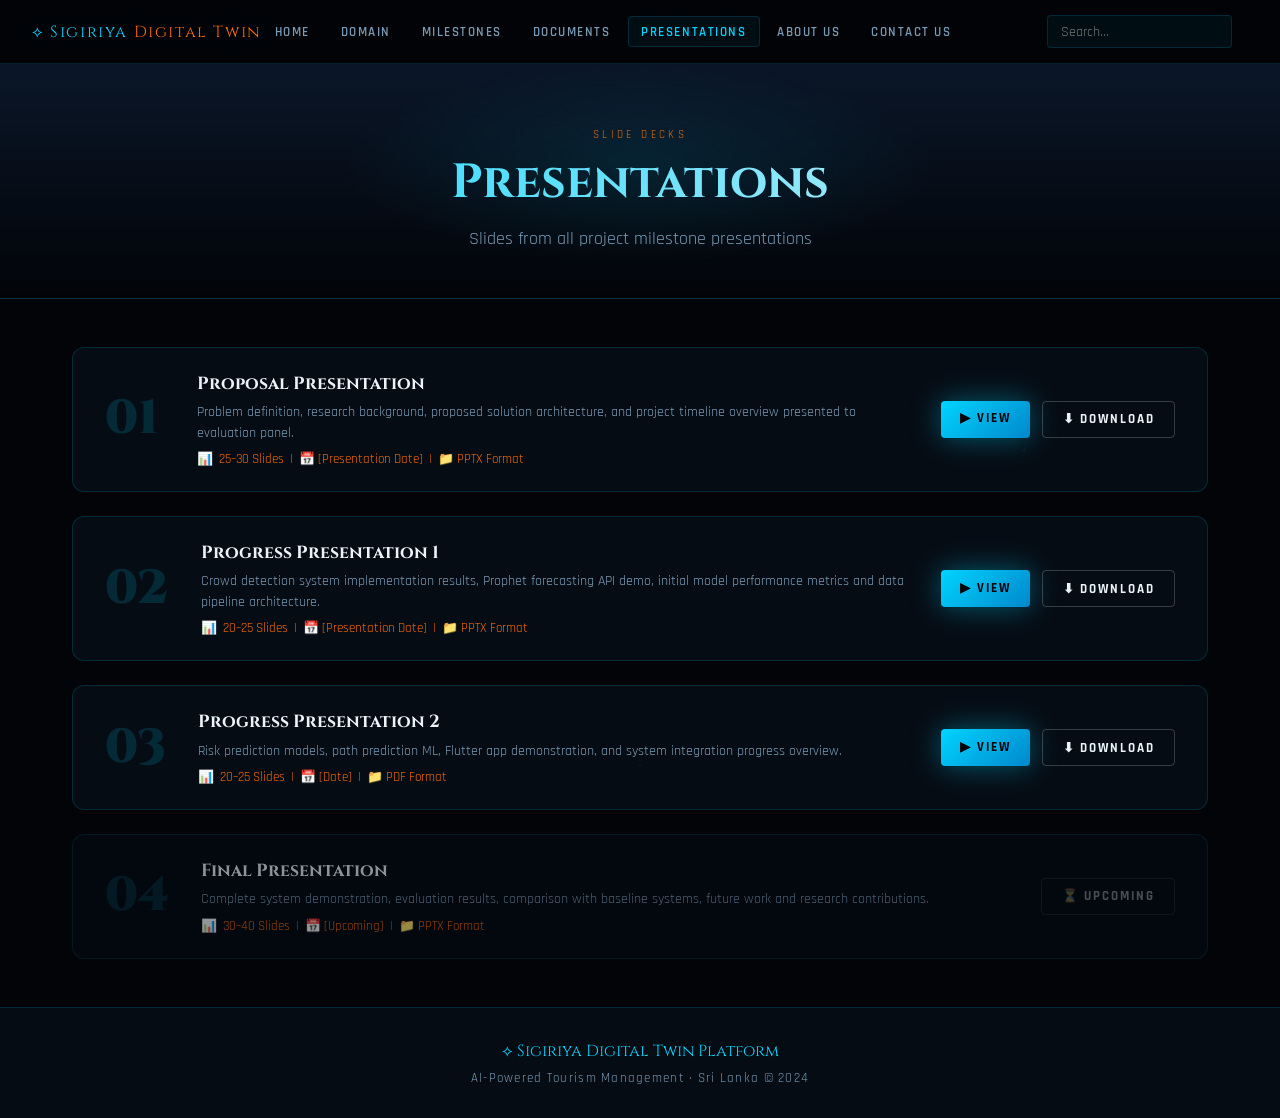
<file: pages/presentations.html>
<!DOCTYPE html>
<html lang="en">
<head>
<meta charset="UTF-8">
<meta name="viewport" content="width=device-width, initial-scale=1.0">
<title>Sigiriya Tourism Digital Twin Platform</title>
<link href="https://fonts.googleapis.com/css2?family=Cinzel:wght@400;700;900&family=Rajdhani:wght@300;400;500;600;700&display=swap" rel="stylesheet">
<link rel="stylesheet" href="../css/style.css">
</head>
<body>
<nav>
  <div class="nav-logo">⟡ Sigiriya <span>Digital Twin</span></div>
  <ul class="nav-menu" id="navMenu">
    <li><a href="../index.html">Home</a></li>
    <li><a href="domain.html">Domain</a></li>
    <li><a href="milestones.html">Milestones</a></li>
    <li><a href="documents.html">Documents</a></li>
    <li><a href="presentations.html" class="active">Presentations</a></li>
    <li><a href="about.html">About Us</a></li>
    <li><a href="contact.html">Contact Us</a></li>
  </ul>
  
  <div class="nav-search" style="margin-left: auto; margin-right: 1rem;">
    <input type="text" placeholder="Search..." style="background: rgba(0,212,255,0.05); border: 1px solid var(--border); color: var(--text); padding: 0.4rem 0.8rem; border-radius: 4px; font-family: 'Rajdhani', sans-serif; font-size: 0.85rem; outline: none;">
  </div>

  
  <div class="hamburger" onclick="toggleMenu()" id="ham">
    <span></span><span></span><span></span>
  </div>
</nav>
<section id="presentations" style="display:block;">
  <div class="page-hero">
    <span class="section-tag">Slide Decks</span>
    <h2>Presentations</h2>
    <p>Slides from all project milestone presentations</p>
  </div>
  <div class="page-content">
    <div class="pres-list">

      <div class="pres-item">
        <div class="pres-num">01</div>
        <div class="pres-info">
          <h3>Proposal Presentation</h3>
          <p>Problem definition, research background, proposed solution architecture, and project timeline overview presented to evaluation panel.</p>
          <div class="pres-slides">
            <span>📊</span> 25–30 Slides &nbsp;|&nbsp; 📅 [Presentation Date] &nbsp;|&nbsp; 📁 PPTX Format
          </div>
        </div>
        <div class="pres-actions">
          <a href="../assets/pdfs/progress-presentation-1.pdf" target="_blank" class="btn-primary" style="padding:0.6rem 1.2rem;font-size:0.8rem;text-decoration:none;">▶ View</a>
          <a href="../assets/pdfs/progress-presentation-1.pdf" download class="btn-outline" style="padding:0.6rem 1.2rem;font-size:0.8rem;text-decoration:none;">⬇ Download</a>
        </div>
      </div>

      <div class="pres-item">
        <div class="pres-num">02</div>
        <div class="pres-info">
          <h3>Progress Presentation 1</h3>
          <p>Crowd detection system implementation results, Prophet forecasting API demo, initial model performance metrics and data pipeline architecture.</p>
          <div class="pres-slides">
            <span>📊</span> 20–25 Slides &nbsp;|&nbsp; 📅 [Presentation Date] &nbsp;|&nbsp; 📁 PPTX Format
          </div>
        </div>
        <div class="pres-actions">
          <a href="../assets/pdfs/progress-presentation-1.pdf" target="_blank" class="btn-primary" style="padding:0.6rem 1.2rem;font-size:0.8rem;text-decoration:none;">▶ View</a>
          <a href="../assets/pdfs/progress-presentation-1.pdf" download class="btn-outline" style="padding:0.6rem 1.2rem;font-size:0.8rem;text-decoration:none;">⬇ Download</a>
        </div>
      </div>

      <div class="pres-item">
        <div class="pres-num">03</div>
        <div class="pres-info">
          <h3>Progress Presentation 2</h3>
          <p>Risk prediction models, path prediction ML, Flutter app demonstration, and system integration progress overview.</p>
          <div class="pres-slides">
            <span>📊</span> 20–25 Slides &nbsp;|&nbsp; 📅 [Date] &nbsp;|&nbsp; 📁 PDF Format
          </div>
        </div>
        <div class="pres-actions">
          <a href="../assets/pdfs/progress-presentation-2.pdf" target="_blank" class="btn-primary" style="padding:0.6rem 1.2rem;font-size:0.8rem;text-decoration:none;">▶ View</a>
          <a href="../assets/pdfs/progress-presentation-2.pdf" download class="btn-outline" style="padding:0.6rem 1.2rem;font-size:0.8rem;text-decoration:none;">⬇ Download</a>
        </div>
      </div>

      <div class="pres-item" style="opacity:0.6">
        <div class="pres-num">04</div>
        <div class="pres-info">
          <h3>Final Presentation</h3>
          <p>Complete system demonstration, evaluation results, comparison with baseline systems, future work and research contributions.</p>
          <div class="pres-slides">
            <span>📊</span> 30–40 Slides &nbsp;|&nbsp; 📅 [Upcoming] &nbsp;|&nbsp; 📁 PPTX Format
          </div>
        </div>
        <div class="pres-actions">
          <button class="btn-outline" style="padding:0.6rem 1.2rem;font-size:0.8rem;opacity:0.5;cursor:not-allowed">⏳ Upcoming</button>
        </div>
      </div>

    </div>
  </div>
  <footer><div class="footer-logo">⟡ Sigiriya Digital Twin Platform</div><div class="footer-text">AI-Powered Tourism Management · Sri Lanka © 2024</div></footer>
</section>

<script src="../js/script.js"></script>
</body>
</html>
</file>
<file: css/style.css>
:root {
    --bg: #020408;
    --bg2: #060c14;
    --bg3: #0a1628;
    --primary: #00d4ff;
    --secondary: #ff6b00;
    --accent: #7fff00;
    --gold: #ffd700;
    --text: #e8f4f8;
    --text-dim: #7a9bb5;
    --border: rgba(0,212,255,0.15);
    --glow: 0 0 30px rgba(0,212,255,0.3);
    --glow2: 0 0 30px rgba(255,107,0,0.3);
  }

  * { margin: 0; padding: 0; box-sizing: border-box; }

  html { scroll-behavior: smooth; }

  body {
    background: var(--bg);
    color: var(--text);
    font-family: 'Rajdhani', sans-serif;
    overflow-x: hidden;
    cursor: default;
  }

  /* Animated starfield background */
  body::before {
    content: '';
    position: fixed;
    inset: 0;
    background-image:
      radial-gradient(1px 1px at 10% 20%, rgba(0,212,255,0.4) 0%, transparent 100%),
      radial-gradient(1px 1px at 30% 70%, rgba(255,107,0,0.3) 0%, transparent 100%),
      radial-gradient(1px 1px at 60% 15%, rgba(0,212,255,0.3) 0%, transparent 100%),
      radial-gradient(1px 1px at 80% 50%, rgba(127,255,0,0.2) 0%, transparent 100%),
      radial-gradient(1px 1px at 50% 85%, rgba(0,212,255,0.2) 0%, transparent 100%),
      radial-gradient(2px 2px at 90% 10%, rgba(255,215,0,0.3) 0%, transparent 100%),
      radial-gradient(1px 1px at 20% 45%, rgba(0,212,255,0.2) 0%, transparent 100%),
      radial-gradient(1px 1px at 70% 80%, rgba(255,107,0,0.2) 0%, transparent 100%);
    pointer-events: none;
    z-index: 0;
  }

  /* ===== NAV ===== */
  nav {
    position: fixed;
    top: 0; left: 0; right: 0;
    z-index: 1000;
    background: rgba(2,4,8,0.92);
    backdrop-filter: blur(20px);
    border-bottom: 1px solid var(--border);
    padding: 0 2rem;
    display: flex;
    align-items: center;
    justify-content: space-between;
    height: 64px;
  }

  .nav-logo {
    font-family: 'Cinzel', serif;
    font-size: 1rem;
    color: var(--primary);
    letter-spacing: 0.1em;
    text-shadow: var(--glow);
    white-space: nowrap;
  }

  .nav-logo span { color: var(--secondary); }

  .nav-menu {
    display: flex;
    list-style: none;
    gap: 0.2rem;
  }

  .nav-menu a {
    display: block;
    padding: 0.4rem 0.8rem;
    color: var(--text-dim);
    text-decoration: none;
    font-size: 0.8rem;
    font-weight: 600;
    letter-spacing: 0.12em;
    text-transform: uppercase;
    border: 1px solid transparent;
    border-radius: 4px;
    transition: all 0.3s;
    position: relative;
  }

  .nav-menu a:hover, .nav-menu a.active {
    color: var(--primary);
    border-color: var(--border);
    background: rgba(0,212,255,0.05);
    text-shadow: var(--glow);
  }

  /* ===== SECTIONS ===== */
  section { display: none; padding-top: 64px; min-height: 100vh; }
  section.active { display: block; }

  /* ===== HERO ===== */
  #home {
    position: relative;
    overflow: hidden;
    background: var(--bg);
  }

  .hero-inner {
    position: relative;
    z-index: 2;
    display: flex;
    flex-direction: column;
    align-items: center;
    justify-content: center;
    min-height: calc(100vh - 64px);
    padding: 4rem 2rem 2rem;
    text-align: center;
  }

  /* Sigiriya rock SVG illustration */
  .rock-art {
    position: absolute;
    bottom: 0; left: 50%;
    transform: translateX(-50%);
    width: 100%;
    max-width: 900px;
    opacity: 0.08;
    z-index: 1;
    pointer-events: none;
  }

  .hero-badge {
    display: inline-flex;
    align-items: center;
    gap: 0.5rem;
    padding: 0.4rem 1.2rem;
    border: 1px solid rgba(0,212,255,0.4);
    border-radius: 100px;
    font-size: 0.75rem;
    letter-spacing: 0.2em;
    color: var(--primary);
    margin-bottom: 2rem;
    background: rgba(0,212,255,0.05);
    animation: pulse-border 3s infinite;
  }

  @keyframes pulse-border {
    0%, 100% { border-color: rgba(0,212,255,0.4); box-shadow: 0 0 0 rgba(0,212,255,0); }
    50% { border-color: rgba(0,212,255,0.8); box-shadow: 0 0 20px rgba(0,212,255,0.2); }
  }

  .hero-dot {
    width: 6px; height: 6px;
    background: var(--accent);
    border-radius: 50%;
    animation: blink 1.5s infinite;
  }
  @keyframes blink { 0%,100%{opacity:1} 50%{opacity:0} }

  h1.hero-title {
    font-family: 'Cinzel', serif;
    font-size: clamp(2rem, 5vw, 4.5rem);
    font-weight: 900;
    line-height: 1.1;
    letter-spacing: 0.02em;
    margin-bottom: 1.5rem;
    background: linear-gradient(135deg, #ffffff 0%, var(--primary) 40%, var(--secondary) 80%, #ffffff 100%);
    -webkit-background-clip: text;
    -webkit-text-fill-color: transparent;
    background-clip: text;
    animation: gradient-shift 8s ease infinite;
    background-size: 200% 200%;
  }

  @keyframes gradient-shift {
    0% { background-position: 0% 50%; }
    50% { background-position: 100% 50%; }
    100% { background-position: 0% 50%; }
  }

  .hero-sub {
    font-size: 1.2rem;
    color: var(--text-dim);
    letter-spacing: 0.15em;
    text-transform: uppercase;
    margin-bottom: 3rem;
  }

  .hero-stats {
    display: flex;
    gap: 3rem;
    margin-bottom: 3rem;
    flex-wrap: wrap;
    justify-content: center;
  }

  .stat-item {
    text-align: center;
  }

  .stat-num {
    font-family: 'Cinzel', serif;
    font-size: 2.5rem;
    font-weight: 700;
    color: var(--primary);
    text-shadow: var(--glow);
    line-height: 1;
  }

  .stat-label {
    font-size: 0.75rem;
    color: var(--text-dim);
    letter-spacing: 0.15em;
    text-transform: uppercase;
    margin-top: 0.3rem;
  }

  .hero-cta {
    display: flex;
    gap: 1rem;
    flex-wrap: wrap;
    justify-content: center;
  }

  .btn-primary {
    padding: 0.9rem 2.5rem;
    background: linear-gradient(135deg, var(--primary), #0088cc);
    color: var(--bg);
    font-family: 'Rajdhani', sans-serif;
    font-size: 0.9rem;
    font-weight: 700;
    letter-spacing: 0.15em;
    text-transform: uppercase;
    border: none;
    border-radius: 4px;
    cursor: pointer;
    transition: all 0.3s;
    text-decoration: none;
    box-shadow: 0 0 30px rgba(0,212,255,0.4);
  }

  .btn-primary:hover {
    transform: translateY(-2px);
    box-shadow: 0 0 50px rgba(0,212,255,0.6);
  }

  .btn-outline {
    padding: 0.9rem 2.5rem;
    background: transparent;
    color: var(--text);
    font-family: 'Rajdhani', sans-serif;
    font-size: 0.9rem;
    font-weight: 700;
    letter-spacing: 0.15em;
    text-transform: uppercase;
    border: 1px solid rgba(255,255,255,0.2);
    border-radius: 4px;
    cursor: pointer;
    transition: all 0.3s;
    text-decoration: none;
  }

  .btn-outline:hover {
    border-color: var(--secondary);
    color: var(--secondary);
    box-shadow: var(--glow2);
  }

  /* Scroll indicator */
  .scroll-hint {
    position: absolute;
    bottom: 2rem;
    left: 50%;
    transform: translateX(-50%);
    display: flex;
    flex-direction: column;
    align-items: center;
    gap: 0.5rem;
    color: var(--text-dim);
    font-size: 0.7rem;
    letter-spacing: 0.2em;
    animation: bounce 2s infinite;
  }

  @keyframes bounce { 0%,100%{transform:translateX(-50%) translateY(0)} 50%{transform:translateX(-50%) translateY(-8px)} }

  .scroll-line {
    width: 1px;
    height: 40px;
    background: linear-gradient(to bottom, var(--primary), transparent);
  }

  /* ===== FEATURES GRID ===== */
  .features-section {
    padding: 4rem 2rem;
    max-width: 1200px;
    margin: 0 auto;
  }

  .section-header {
    text-align: center;
    margin-bottom: 3rem;
  }

  .section-tag {
    font-size: 0.7rem;
    letter-spacing: 0.3em;
    color: var(--secondary);
    text-transform: uppercase;
    display: block;
    margin-bottom: 0.5rem;
  }

  .section-title {
    font-family: 'Cinzel', serif;
    font-size: clamp(1.5rem, 3vw, 2.5rem);
    color: var(--text);
    margin-bottom: 1rem;
  }

  .section-line {
    width: 60px;
    height: 2px;
    background: linear-gradient(90deg, var(--primary), var(--secondary));
    margin: 0 auto;
  }

  .features-grid {
    display: grid;
    grid-template-columns: repeat(auto-fit, minmax(260px, 1fr));
    gap: 1.5rem;
  }

  .feature-card {
    background: var(--bg2);
    border: 1px solid var(--border);
    border-radius: 12px;
    padding: 2rem;
    position: relative;
    overflow: hidden;
    transition: all 0.4s;
    cursor: pointer;
  }

  .feature-card::before {
    content: '';
    position: absolute;
    inset: 0;
    background: linear-gradient(135deg, rgba(0,212,255,0.03), transparent);
    opacity: 0;
    transition: opacity 0.4s;
  }

  .feature-card:hover {
    border-color: var(--primary);
    transform: translateY(-6px);
    box-shadow: var(--glow), 0 20px 60px rgba(0,0,0,0.5);
  }

  .feature-card:hover::before { opacity: 1; }

  .feature-icon {
    font-size: 2.5rem;
    margin-bottom: 1rem;
    display: block;
  }

  .feature-card h3 {
    font-family: 'Cinzel', serif;
    font-size: 1rem;
    color: var(--primary);
    margin-bottom: 0.8rem;
    letter-spacing: 0.05em;
  }

  .feature-card p {
    font-size: 0.9rem;
    color: var(--text-dim);
    line-height: 1.7;
  }

  .feature-tag {
    display: inline-block;
    margin-top: 1rem;
    padding: 0.2rem 0.8rem;
    background: rgba(0,212,255,0.1);
    border: 1px solid rgba(0,212,255,0.3);
    border-radius: 100px;
    font-size: 0.7rem;
    color: var(--primary);
    letter-spacing: 0.1em;
  }

  /* ===== PAGE SECTIONS ===== */
  .page-hero {
    background: linear-gradient(180deg, var(--bg3) 0%, var(--bg) 100%);
    padding: 4rem 2rem 3rem;
    text-align: center;
    border-bottom: 1px solid var(--border);
    position: relative;
    overflow: hidden;
  }

  .page-hero::before {
    content: '';
    position: absolute;
    top: 0; left: 50%;
    transform: translateX(-50%);
    width: 600px; height: 200px;
    background: radial-gradient(ellipse, rgba(0,212,255,0.1) 0%, transparent 70%);
    pointer-events: none;
  }

  .page-hero h2 {
    font-family: 'Cinzel', serif;
    font-size: clamp(1.8rem, 4vw, 3rem);
    margin-bottom: 0.8rem;
    background: linear-gradient(90deg, var(--primary), var(--text));
    -webkit-background-clip: text;
    -webkit-text-fill-color: transparent;
    background-clip: text;
  }

  .page-hero p {
    color: var(--text-dim);
    font-size: 1.1rem;
    max-width: 600px;
    margin: 0 auto;
  }

  .page-content {
    max-width: 1200px;
    margin: 0 auto;
    padding: 3rem 2rem;
  }

  /* ===== DOMAIN PAGE ===== */
  .domain-tabs {
    display: flex;
    gap: 0.5rem;
    flex-wrap: wrap;
    margin-bottom: 2rem;
    border-bottom: 1px solid var(--border);
    padding-bottom: 1rem;
  }

  .tab-btn {
    padding: 0.6rem 1.2rem;
    background: transparent;
    color: var(--text-dim);
    border: 1px solid transparent;
    border-radius: 6px;
    cursor: pointer;
    font-family: 'Rajdhani', sans-serif;
    font-size: 0.85rem;
    font-weight: 600;
    letter-spacing: 0.08em;
    transition: all 0.3s;
  }

  .tab-btn:hover, .tab-btn.active {
    color: var(--primary);
    border-color: var(--border);
    background: rgba(0,212,255,0.05);
  }

  .tab-content { display: none; animation: fadeIn 0.4s; }
  .tab-content.active { display: block; }

  @keyframes fadeIn { from{opacity:0;transform:translateY(10px)} to{opacity:1;transform:translateY(0)} }

  .content-card {
    background: var(--bg2);
    border: 1px solid var(--border);
    border-radius: 12px;
    padding: 2rem;
    margin-bottom: 1.5rem;
  }

  .content-card h3 {
    font-family: 'Cinzel', serif;
    color: var(--primary);
    font-size: 1.1rem;
    margin-bottom: 1rem;
    display: flex;
    align-items: center;
    gap: 0.8rem;
  }

  .content-card h3::before {
    content: '';
    display: block;
    width: 3px; height: 20px;
    background: linear-gradient(var(--primary), var(--secondary));
    border-radius: 2px;
    flex-shrink: 0;
  }

  .content-card p {
    color: var(--text-dim);
    line-height: 1.8;
    font-size: 0.95rem;
    margin-bottom: 1rem;
  }

  .tech-table {
    width: 100%;
    border-collapse: collapse;
    margin-top: 1rem;
  }

  .tech-table th {
    text-align: left;
    padding: 0.8rem 1rem;
    font-size: 0.75rem;
    letter-spacing: 0.15em;
    text-transform: uppercase;
    color: var(--primary);
    border-bottom: 1px solid var(--border);
  }

  .tech-table td {
    padding: 0.8rem 1rem;
    font-size: 0.9rem;
    color: var(--text-dim);
    border-bottom: 1px solid rgba(255,255,255,0.04);
  }

  .tech-table tr:hover td { background: rgba(0,212,255,0.03); }

  .tech-badge {
    display: inline-block;
    padding: 0.2rem 0.6rem;
    background: rgba(0,212,255,0.1);
    border-radius: 4px;
    font-size: 0.8rem;
    color: var(--primary);
    margin: 0.2rem;
  }

  .objectives-list {
    list-style: none;
    display: flex;
    flex-direction: column;
    gap: 0.8rem;
  }

  .objectives-list li {
    display: flex;
    align-items: flex-start;
    gap: 1rem;
    padding: 1rem;
    background: rgba(0,212,255,0.03);
    border: 1px solid rgba(0,212,255,0.08);
    border-radius: 8px;
    color: var(--text-dim);
    font-size: 0.95rem;
  }

  .obj-num {
    width: 28px; height: 28px;
    background: linear-gradient(135deg, var(--primary), #0088cc);
    color: var(--bg);
    border-radius: 50%;
    display: flex;
    align-items: center;
    justify-content: center;
    font-weight: 700;
    font-size: 0.8rem;
    flex-shrink: 0;
  }

  /* ===== MILESTONES PAGE ===== */
  .milestone-selector {
    width: 100%;
    max-width: 400px;
    padding: 0.8rem 1rem;
    background: var(--bg2);
    color: var(--text);
    border: 1px solid var(--border);
    border-radius: 8px;
    font-family: 'Rajdhani', sans-serif;
    font-size: 1rem;
    cursor: pointer;
    margin-bottom: 2rem;
    appearance: none;
    -webkit-appearance: none;
  }

  .milestone-card {
    display: none;
    animation: fadeIn 0.4s;
  }

  .milestone-card.active { display: block; }

  .milestone-header {
    display: flex;
    align-items: center;
    gap: 1.5rem;
    margin-bottom: 2rem;
    flex-wrap: wrap;
  }

  .milestone-icon {
    width: 70px; height: 70px;
    background: linear-gradient(135deg, var(--bg3), var(--bg2));
    border: 1px solid var(--border);
    border-radius: 50%;
    display: flex;
    align-items: center;
    justify-content: center;
    font-size: 2rem;
    box-shadow: var(--glow);
    flex-shrink: 0;
  }

  .milestone-info h3 {
    font-family: 'Cinzel', serif;
    font-size: 1.4rem;
    color: var(--primary);
    margin-bottom: 0.4rem;
  }

  .milestone-meta {
    display: flex;
    gap: 1rem;
    flex-wrap: wrap;
  }

  .meta-chip {
    padding: 0.25rem 0.8rem;
    border-radius: 100px;
    font-size: 0.8rem;
    font-weight: 600;
  }

  .chip-date { background: rgba(0,212,255,0.1); color: var(--primary); }
  .chip-marks { background: rgba(127,255,0,0.1); color: var(--accent); }
  .chip-status-done { background: rgba(127,255,0,0.15); color: var(--accent); }
  .chip-status-upcoming { background: rgba(255,107,0,0.1); color: var(--secondary); }

  .timeline-visual {
    display: flex;
    align-items: center;
    gap: 0;
    margin: 3rem 0;
    overflow-x: auto;
    padding-bottom: 1rem;
  }

  .tl-item {
    display: flex;
    flex-direction: column;
    align-items: center;
    flex: 1;
    min-width: 120px;
    cursor: pointer;
    transition: all 0.3s;
  }

  .tl-dot {
    width: 40px; height: 40px;
    border-radius: 50%;
    border: 2px solid var(--border);
    background: var(--bg2);
    display: flex;
    align-items: center;
    justify-content: center;
    font-size: 1.1rem;
    position: relative;
    z-index: 1;
    transition: all 0.3s;
  }

  .tl-item.done .tl-dot { border-color: var(--accent); background: rgba(127,255,0,0.1); }
  .tl-item.active-tl .tl-dot { border-color: var(--primary); background: rgba(0,212,255,0.1); box-shadow: var(--glow); }
  .tl-item:hover .tl-dot { border-color: var(--primary); }

  .tl-label {
    font-size: 0.7rem;
    letter-spacing: 0.08em;
    text-transform: uppercase;
    color: var(--text-dim);
    margin-top: 0.5rem;
    text-align: center;
  }

  .tl-line {
    flex: 1;
    height: 1px;
    background: var(--border);
    min-width: 30px;
  }

  /* ===== DOCUMENTS PAGE ===== */
  .docs-grid {
    display: grid;
    grid-template-columns: repeat(auto-fill, minmax(280px, 1fr));
    gap: 1.5rem;
  }

  .doc-card {
    background: var(--bg2);
    border: 1px solid var(--border);
    border-radius: 12px;
    padding: 1.5rem;
    display: flex;
    flex-direction: column;
    gap: 1rem;
    transition: all 0.3s;
  }

  .doc-card:hover {
    border-color: var(--primary);
    box-shadow: var(--glow);
    transform: translateY(-3px);
  }

  .doc-icon-row {
    display: flex;
    align-items: center;
    gap: 1rem;
  }

  .doc-icon {
    width: 52px; height: 52px;
    background: linear-gradient(135deg, rgba(255,107,0,0.15), rgba(255,107,0,0.05));
    border: 1px solid rgba(255,107,0,0.3);
    border-radius: 10px;
    display: flex;
    align-items: center;
    justify-content: center;
    font-size: 1.5rem;
    flex-shrink: 0;
  }

  .doc-name {
    font-family: 'Cinzel', serif;
    font-size: 0.95rem;
    color: var(--text);
    margin-bottom: 0.2rem;
  }

  .doc-meta {
    font-size: 0.8rem;
    color: var(--text-dim);
  }

  .doc-desc {
    font-size: 0.85rem;
    color: var(--text-dim);
    line-height: 1.6;
    flex: 1;
  }

  .doc-actions {
    display: flex;
    gap: 0.8rem;
  }

  .doc-btn {
    flex: 1;
    padding: 0.6rem;
    text-align: center;
    font-family: 'Rajdhani', sans-serif;
    font-size: 0.8rem;
    font-weight: 700;
    letter-spacing: 0.1em;
    text-transform: uppercase;
    border-radius: 6px;
    cursor: pointer;
    transition: all 0.3s;
    text-decoration: none;
    border: none;
  }

  .doc-btn-dl {
    background: linear-gradient(135deg, var(--primary), #0088cc);
    color: var(--bg);
  }

  .doc-btn-pr {
    background: transparent;
    color: var(--text-dim);
    border: 1px solid var(--border);
  }

  .doc-btn:hover { opacity: 0.8; transform: translateY(-1px); }

  /* Section divider */
  .docs-section-title {
    font-family: 'Cinzel', serif;
    font-size: 1rem;
    color: var(--secondary);
    letter-spacing: 0.15em;
    text-transform: uppercase;
    margin: 2rem 0 1rem;
    display: flex;
    align-items: center;
    gap: 1rem;
  }

  .docs-section-title::after {
    content: '';
    flex: 1;
    height: 1px;
    background: linear-gradient(90deg, rgba(255,107,0,0.3), transparent);
  }

  /* ===== PRESENTATIONS PAGE ===== */
  .pres-list {
    display: flex;
    flex-direction: column;
    gap: 1.5rem;
  }

  .pres-item {
    background: var(--bg2);
    border: 1px solid var(--border);
    border-radius: 12px;
    padding: 1.5rem 2rem;
    display: flex;
    align-items: center;
    gap: 2rem;
    transition: all 0.3s;
    flex-wrap: wrap;
  }

  .pres-item:hover {
    border-color: var(--primary);
    box-shadow: var(--glow);
  }

  .pres-num {
    font-family: 'Cinzel', serif;
    font-size: 3rem;
    font-weight: 900;
    color: rgba(0,212,255,0.15);
    line-height: 1;
    flex-shrink: 0;
    min-width: 60px;
  }

  .pres-info { flex: 1; min-width: 200px; }

  .pres-info h3 {
    font-family: 'Cinzel', serif;
    font-size: 1.1rem;
    color: var(--text);
    margin-bottom: 0.4rem;
  }

  .pres-info p {
    font-size: 0.85rem;
    color: var(--text-dim);
    margin-bottom: 0.5rem;
    line-height: 1.5;
  }

  .pres-slides {
    display: flex;
    align-items: center;
    gap: 0.4rem;
    font-size: 0.8rem;
    color: var(--secondary);
  }

  .pres-actions { display: flex; gap: 0.8rem; flex-shrink: 0; }

  /* ===== ABOUT US PAGE ===== */
  .team-grid {
    display: grid;
    grid-template-columns: repeat(auto-fill, minmax(240px, 1fr));
    gap: 1.5rem;
    margin-bottom: 3rem;
  }

  .team-card {
    background: var(--bg2);
    border: 1px solid var(--border);
    border-radius: 16px;
    padding: 2rem;
    text-align: center;
    transition: all 0.4s;
    position: relative;
    overflow: hidden;
  }

  .team-card::before {
    content: '';
    position: absolute;
    top: 0; left: 0; right: 0;
    height: 3px;
    background: linear-gradient(90deg, var(--primary), var(--secondary));
    transform: scaleX(0);
    transition: transform 0.4s;
  }

  .team-card:hover {
    border-color: var(--primary);
    transform: translateY(-6px);
    box-shadow: 0 20px 60px rgba(0,0,0,0.5), var(--glow);
  }

  .team-card:hover::before { transform: scaleX(1); }

  .team-avatar {
    width: 80px; height: 80px;
    border-radius: 50%;
    border: 2px solid var(--border);
    margin: 0 auto 1rem;
    display: flex;
    align-items: center;
    justify-content: center;
    font-size: 2rem;
    background: var(--bg3);
    position: relative;
  }

  .team-avatar::after {
    content: '';
    position: absolute;
    inset: -4px;
    border-radius: 50%;
    border: 1px solid transparent;
    background: linear-gradient(135deg, var(--primary), var(--secondary)) border-box;
    -webkit-mask: linear-gradient(#fff 0 0) padding-box, linear-gradient(#fff 0 0);
    -webkit-mask-composite: destination-out;
    mask-composite: exclude;
  }

  .team-name {
    font-family: 'Cinzel', serif;
    font-size: 1rem;
    color: var(--text);
    margin-bottom: 0.3rem;
  }

  .team-role {
    font-size: 0.8rem;
    color: var(--primary);
    letter-spacing: 0.1em;
    text-transform: uppercase;
    margin-bottom: 0.8rem;
  }

  .team-id {
    font-size: 0.8rem;
    color: var(--text-dim);
    margin-bottom: 0.5rem;
  }

  .team-email {
    font-size: 0.8rem;
    color: var(--secondary);
    word-break: break-all;
  }

  .supervisor-card {
    max-width: 500px;
    margin: 0 auto 3rem;
    background: linear-gradient(135deg, var(--bg3), var(--bg2));
    border: 1px solid rgba(255,215,0,0.2);
    border-radius: 16px;
    padding: 2rem;
    text-align: center;
    box-shadow: 0 0 40px rgba(255,215,0,0.05);
  }

  .supervisor-card .sv-label {
    font-size: 0.7rem;
    letter-spacing: 0.3em;
    text-transform: uppercase;
    color: var(--gold);
    margin-bottom: 1rem;
  }

  .achievements-grid {
    display: grid;
    grid-template-columns: repeat(auto-fill, minmax(200px, 1fr));
    gap: 1rem;
    margin-top: 2rem;
  }

  .ach-item {
    background: var(--bg2);
    border: 1px solid rgba(127,255,0,0.15);
    border-radius: 10px;
    padding: 1rem;
    display: flex;
    align-items: center;
    gap: 0.8rem;
    font-size: 0.9rem;
    color: var(--text-dim);
  }

  .ach-check {
    width: 24px; height: 24px;
    background: rgba(127,255,0,0.1);
    border-radius: 50%;
    display: flex;
    align-items: center;
    justify-content: center;
    color: var(--accent);
    font-size: 0.8rem;
    flex-shrink: 0;
  }

  /* ===== CONTACT PAGE ===== */
  .contact-grid {
    display: grid;
    grid-template-columns: 1fr 1fr;
    gap: 3rem;
  }

  @media (max-width: 768px) {
    .contact-grid { grid-template-columns: 1fr; }
  }

  .contact-form-wrap { }

  .form-group {
    margin-bottom: 1.2rem;
  }

  .form-label {
    display: block;
    font-size: 0.75rem;
    letter-spacing: 0.15em;
    text-transform: uppercase;
    color: var(--text-dim);
    margin-bottom: 0.5rem;
  }

  .form-input, .form-select, .form-textarea {
    width: 100%;
    padding: 0.9rem 1rem;
    background: var(--bg2);
    color: var(--text);
    border: 1px solid var(--border);
    border-radius: 8px;
    font-family: 'Rajdhani', sans-serif;
    font-size: 1rem;
    transition: all 0.3s;
    outline: none;
  }

  .form-input:focus, .form-select:focus, .form-textarea:focus {
    border-color: var(--primary);
    box-shadow: 0 0 15px rgba(0,212,255,0.1);
  }

  .form-textarea { resize: vertical; min-height: 130px; }

  .form-select { appearance: none; cursor: pointer; }

  .form-submit {
    width: 100%;
    padding: 1rem;
    background: linear-gradient(135deg, var(--primary), #0088cc);
    color: var(--bg);
    font-family: 'Rajdhani', sans-serif;
    font-size: 1rem;
    font-weight: 700;
    letter-spacing: 0.2em;
    text-transform: uppercase;
    border: none;
    border-radius: 8px;
    cursor: pointer;
    transition: all 0.3s;
    margin-top: 0.5rem;
  }

  .form-submit:hover {
    box-shadow: var(--glow);
    transform: translateY(-2px);
  }

  .contact-info-wrap {
    display: flex;
    flex-direction: column;
    gap: 1.5rem;
  }

  .contact-info-card {
    background: var(--bg2);
    border: 1px solid var(--border);
    border-radius: 12px;
    padding: 1.5rem;
    display: flex;
    align-items: flex-start;
    gap: 1rem;
  }

  .contact-info-icon {
    width: 44px; height: 44px;
    background: rgba(0,212,255,0.08);
    border: 1px solid rgba(0,212,255,0.2);
    border-radius: 10px;
    display: flex;
    align-items: center;
    justify-content: center;
    font-size: 1.2rem;
    flex-shrink: 0;
  }

  .contact-info-label {
    font-size: 0.7rem;
    letter-spacing: 0.15em;
    text-transform: uppercase;
    color: var(--primary);
    margin-bottom: 0.3rem;
  }

  .contact-info-val {
    font-size: 0.95rem;
    color: var(--text-dim);
  }

  /* ===== SYSTEM ARCHITECTURE ===== */
  .arch-diagram {
    background: var(--bg2);
    border: 1px solid var(--border);
    border-radius: 16px;
    padding: 3rem 2rem;
    margin: 2rem 0;
    position: relative;
    overflow: hidden;
  }

  .arch-title {
    text-align: center;
    font-family: 'Cinzel', serif;
    font-size: 1rem;
    color: var(--text-dim);
    letter-spacing: 0.2em;
    text-transform: uppercase;
    margin-bottom: 2.5rem;
  }

  .arch-grid {
    display: flex;
    gap: 1rem;
    justify-content: center;
    flex-wrap: wrap;
  }

  .arch-module {
    background: var(--bg3);
    border: 1px solid var(--border);
    border-radius: 10px;
    padding: 1.2rem 1.5rem;
    text-align: center;
    min-width: 130px;
    transition: all 0.3s;
    position: relative;
  }

  .arch-module:hover {
    border-color: var(--primary);
    box-shadow: var(--glow);
    transform: scale(1.05);
  }

  .arch-module-icon { font-size: 1.8rem; margin-bottom: 0.5rem; }

  .arch-module-name {
    font-size: 0.8rem;
    font-weight: 600;
    color: var(--primary);
    letter-spacing: 0.08em;
  }

  .arch-central {
    display: flex;
    align-items: center;
    justify-content: center;
    padding: 2rem 0;
    position: relative;
  }

  .arch-hub {
    width: 100px; height: 100px;
    background: linear-gradient(135deg, rgba(0,212,255,0.15), rgba(0,212,255,0.05));
    border: 2px solid var(--primary);
    border-radius: 50%;
    display: flex;
    align-items: center;
    justify-content: center;
    font-size: 2.5rem;
    box-shadow: var(--glow);
    animation: rotate-slow 20s linear infinite;
  }

  @keyframes rotate-slow {
    from { box-shadow: 0 0 30px rgba(0,212,255,0.3), 0 0 0 0 rgba(0,212,255,0.1); }
    50% { box-shadow: 0 0 60px rgba(0,212,255,0.5), 0 0 0 20px rgba(0,212,255,0); }
    to { box-shadow: 0 0 30px rgba(0,212,255,0.3), 0 0 0 0 rgba(0,212,255,0.1); }
  }

  /* ===== FOOTER ===== */
  footer {
    background: var(--bg2);
    border-top: 1px solid var(--border);
    padding: 2rem;
    text-align: center;
  }

  .footer-logo {
    font-family: 'Cinzel', serif;
    font-size: 1rem;
    color: var(--primary);
    margin-bottom: 0.5rem;
  }

  .footer-text {
    font-size: 0.8rem;
    color: var(--text-dim);
    letter-spacing: 0.1em;
  }

  /* ===== RESPONSIVE NAV ===== */
  .hamburger {
    display: none;
    flex-direction: column;
    gap: 5px;
    cursor: pointer;
    padding: 4px;
  }

  .hamburger span {
    width: 22px; height: 2px;
    background: var(--primary);
    border-radius: 2px;
    transition: all 0.3s;
  }

  @media (max-width: 900px) {
    .hamburger { display: flex; }
    .nav-menu {
      display: none;
      position: fixed;
      top: 64px; left: 0; right: 0;
      background: rgba(2,4,8,0.98);
      flex-direction: column;
      padding: 1rem;
      border-bottom: 1px solid var(--border);
    }
    .nav-menu.open { display: flex; }
    .hero-stats { gap: 2rem; }
  }

  /* Glow line decoration */
  .glow-divider {
    width: 100%;
    height: 1px;
    background: linear-gradient(90deg, transparent, var(--primary), var(--secondary), transparent);
    margin: 2rem 0;
    opacity: 0.3;
  }

  /* Announcement banner on home */
  .info-banner {
    background: linear-gradient(135deg, rgba(0,212,255,0.08), rgba(255,107,0,0.05));
    border: 1px solid rgba(0,212,255,0.15);
    border-radius: 12px;
    padding: 1.5rem 2rem;
    margin-top: 2rem;
    display: flex;
    align-items: center;
    gap: 1.5rem;
    flex-wrap: wrap;
  }

  .info-banner-icon { font-size: 2rem; flex-shrink: 0; }

  .info-banner-text h4 {
    font-family: 'Cinzel', serif;
    color: var(--primary);
    font-size: 0.95rem;
    margin-bottom: 0.4rem;
  }

  .info-banner-text p { font-size: 0.85rem; color: var(--text-dim); line-height: 1.6; }
</file>
